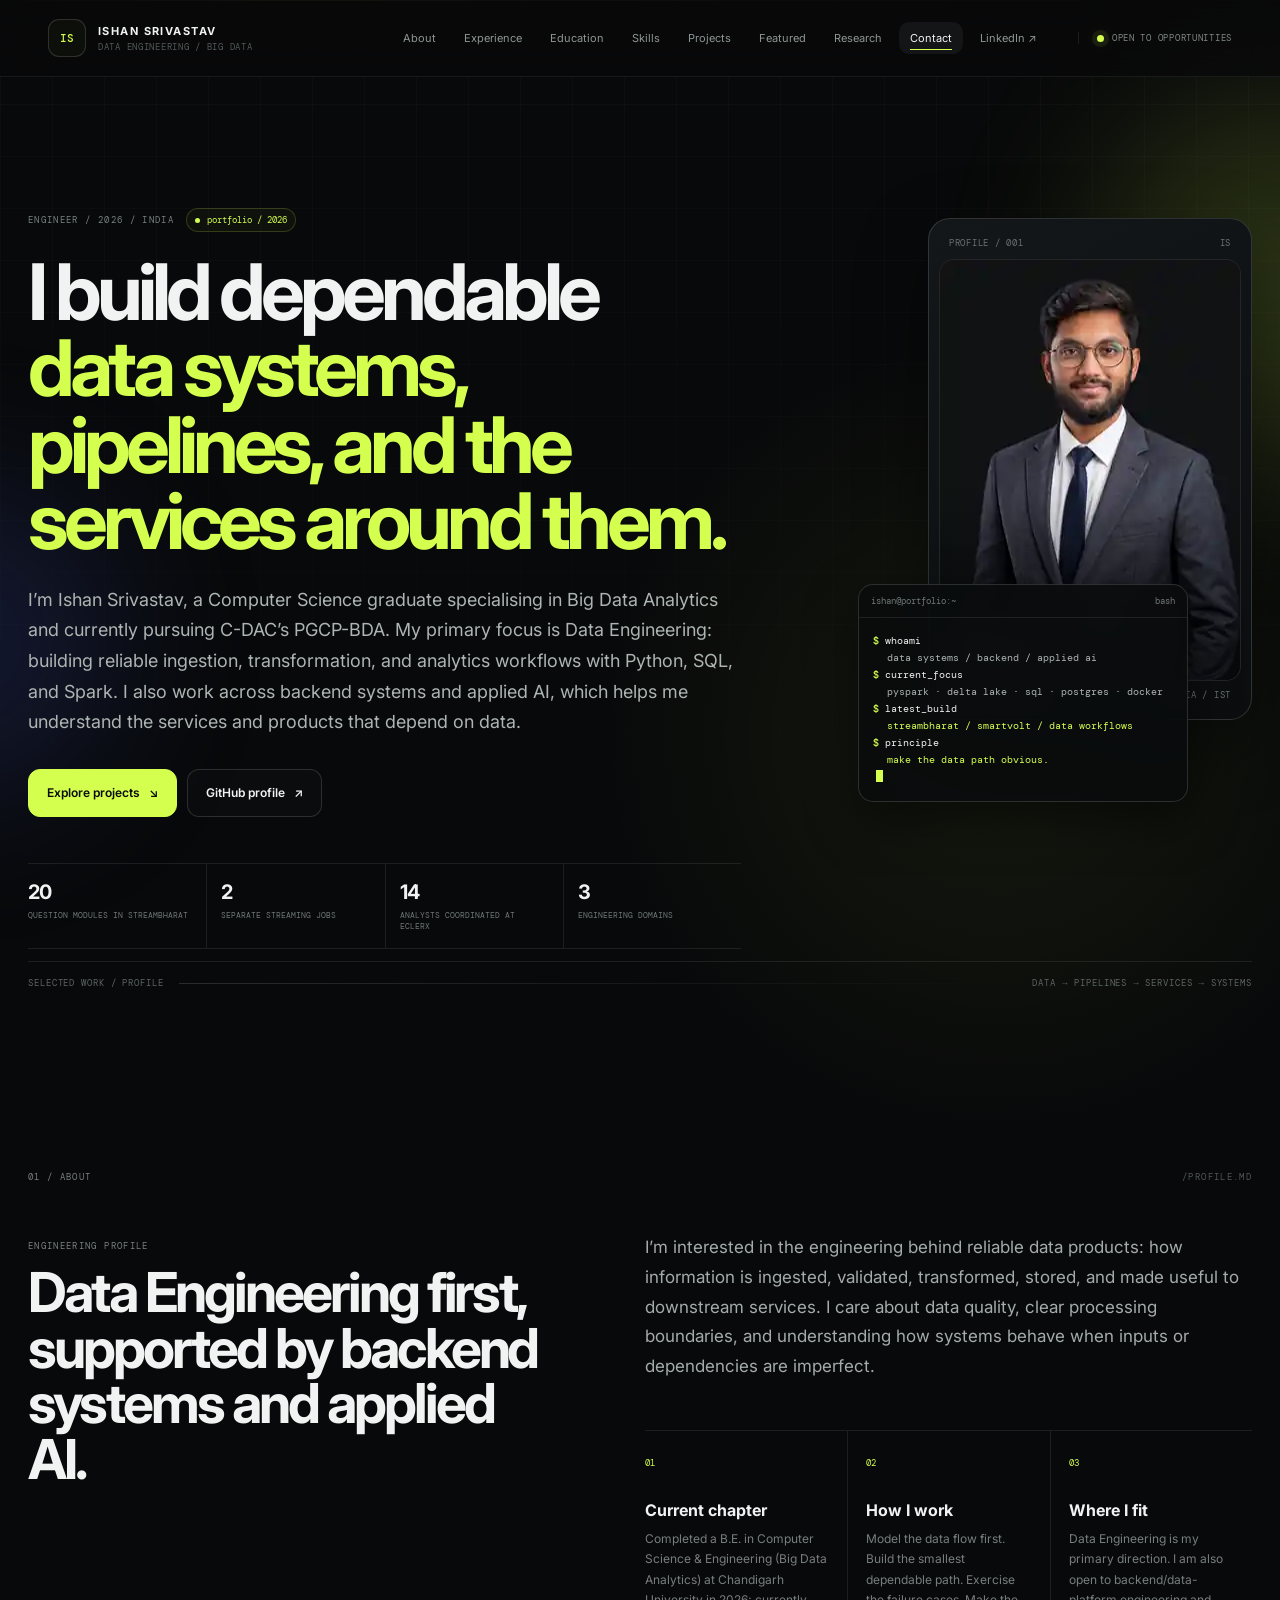
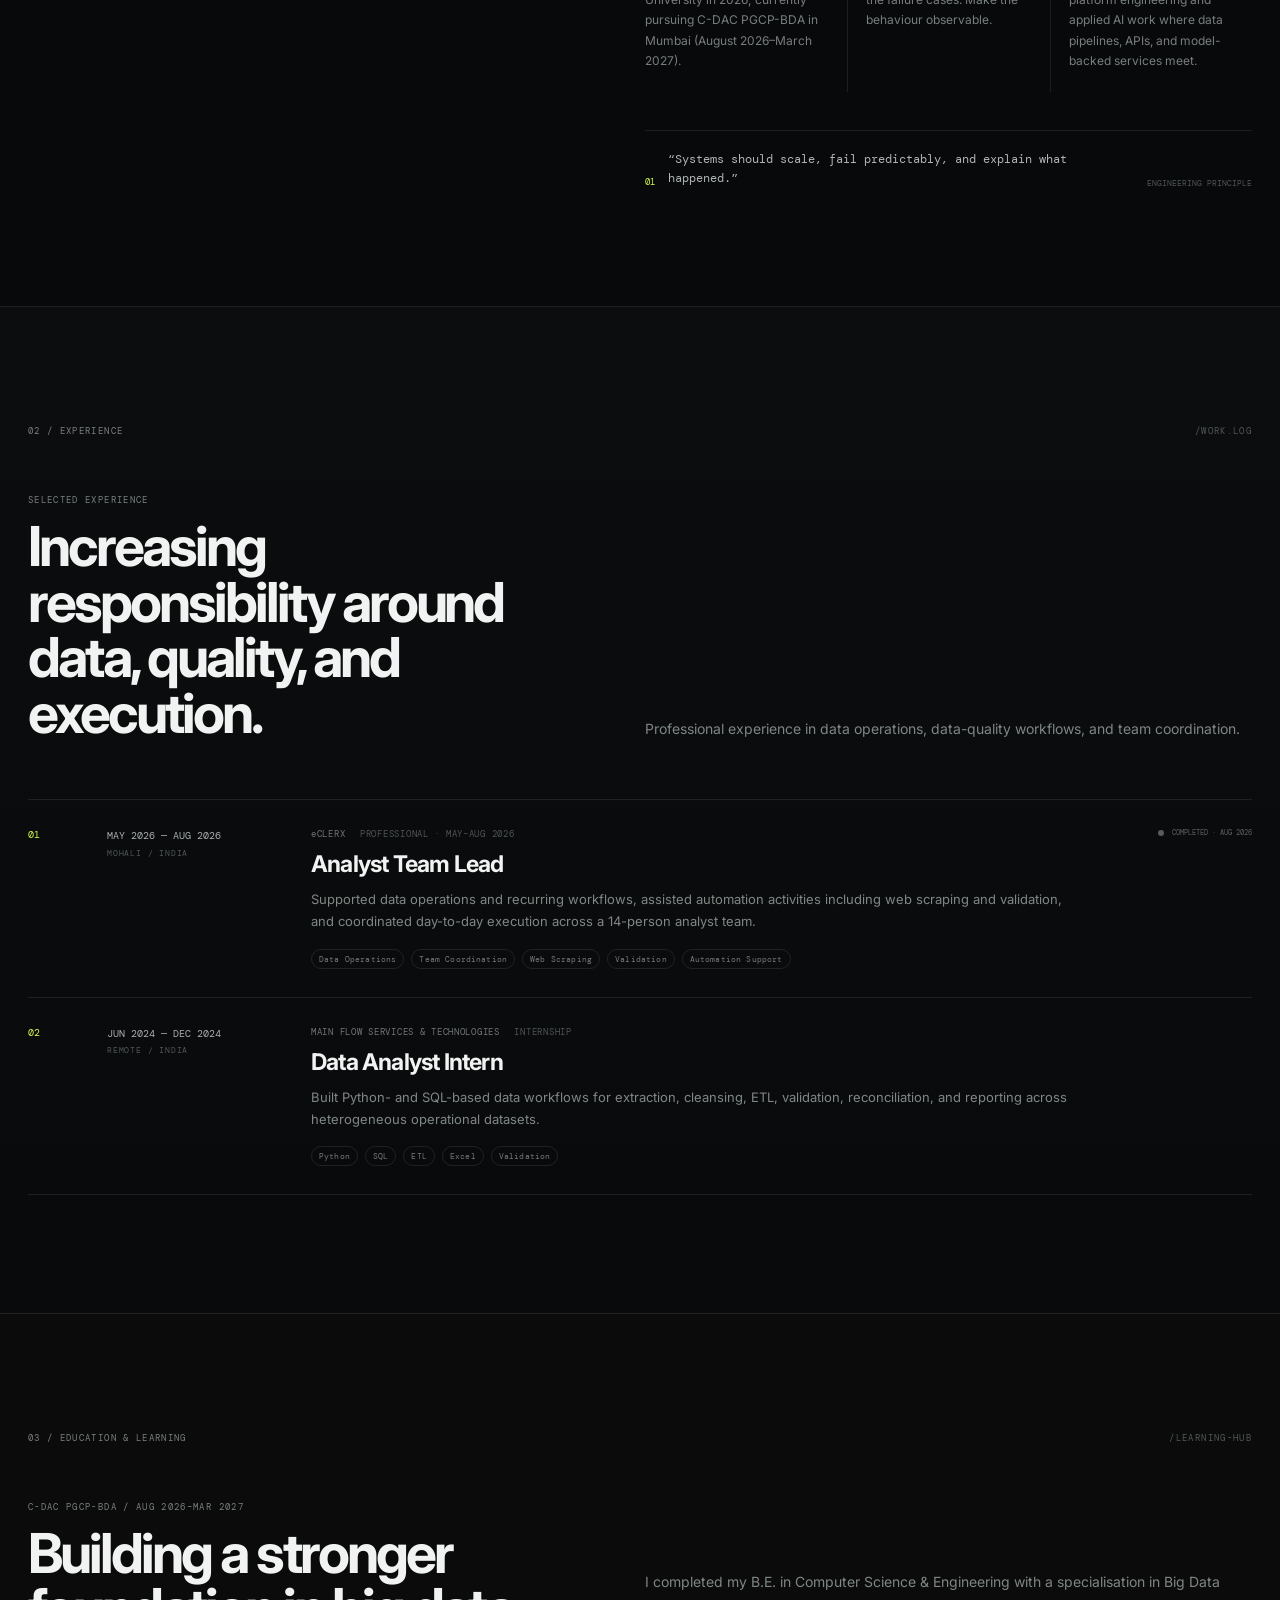
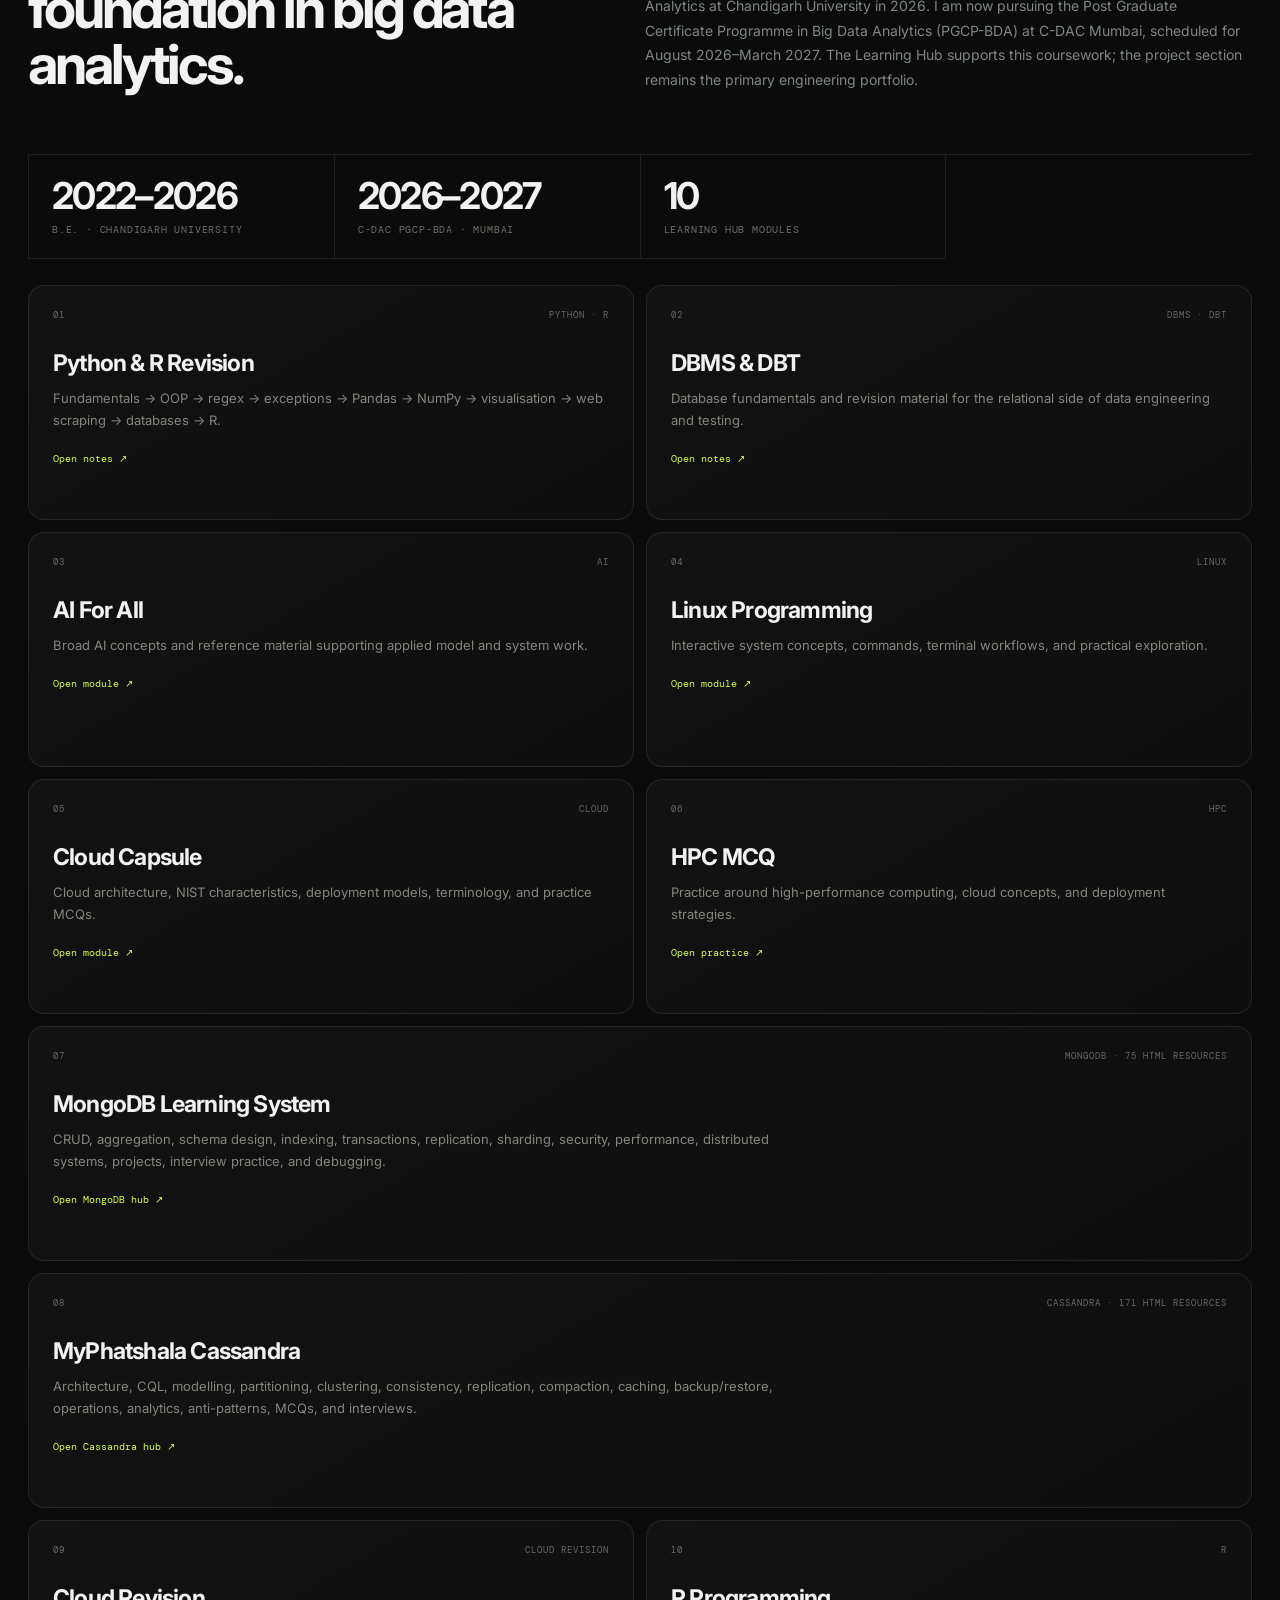
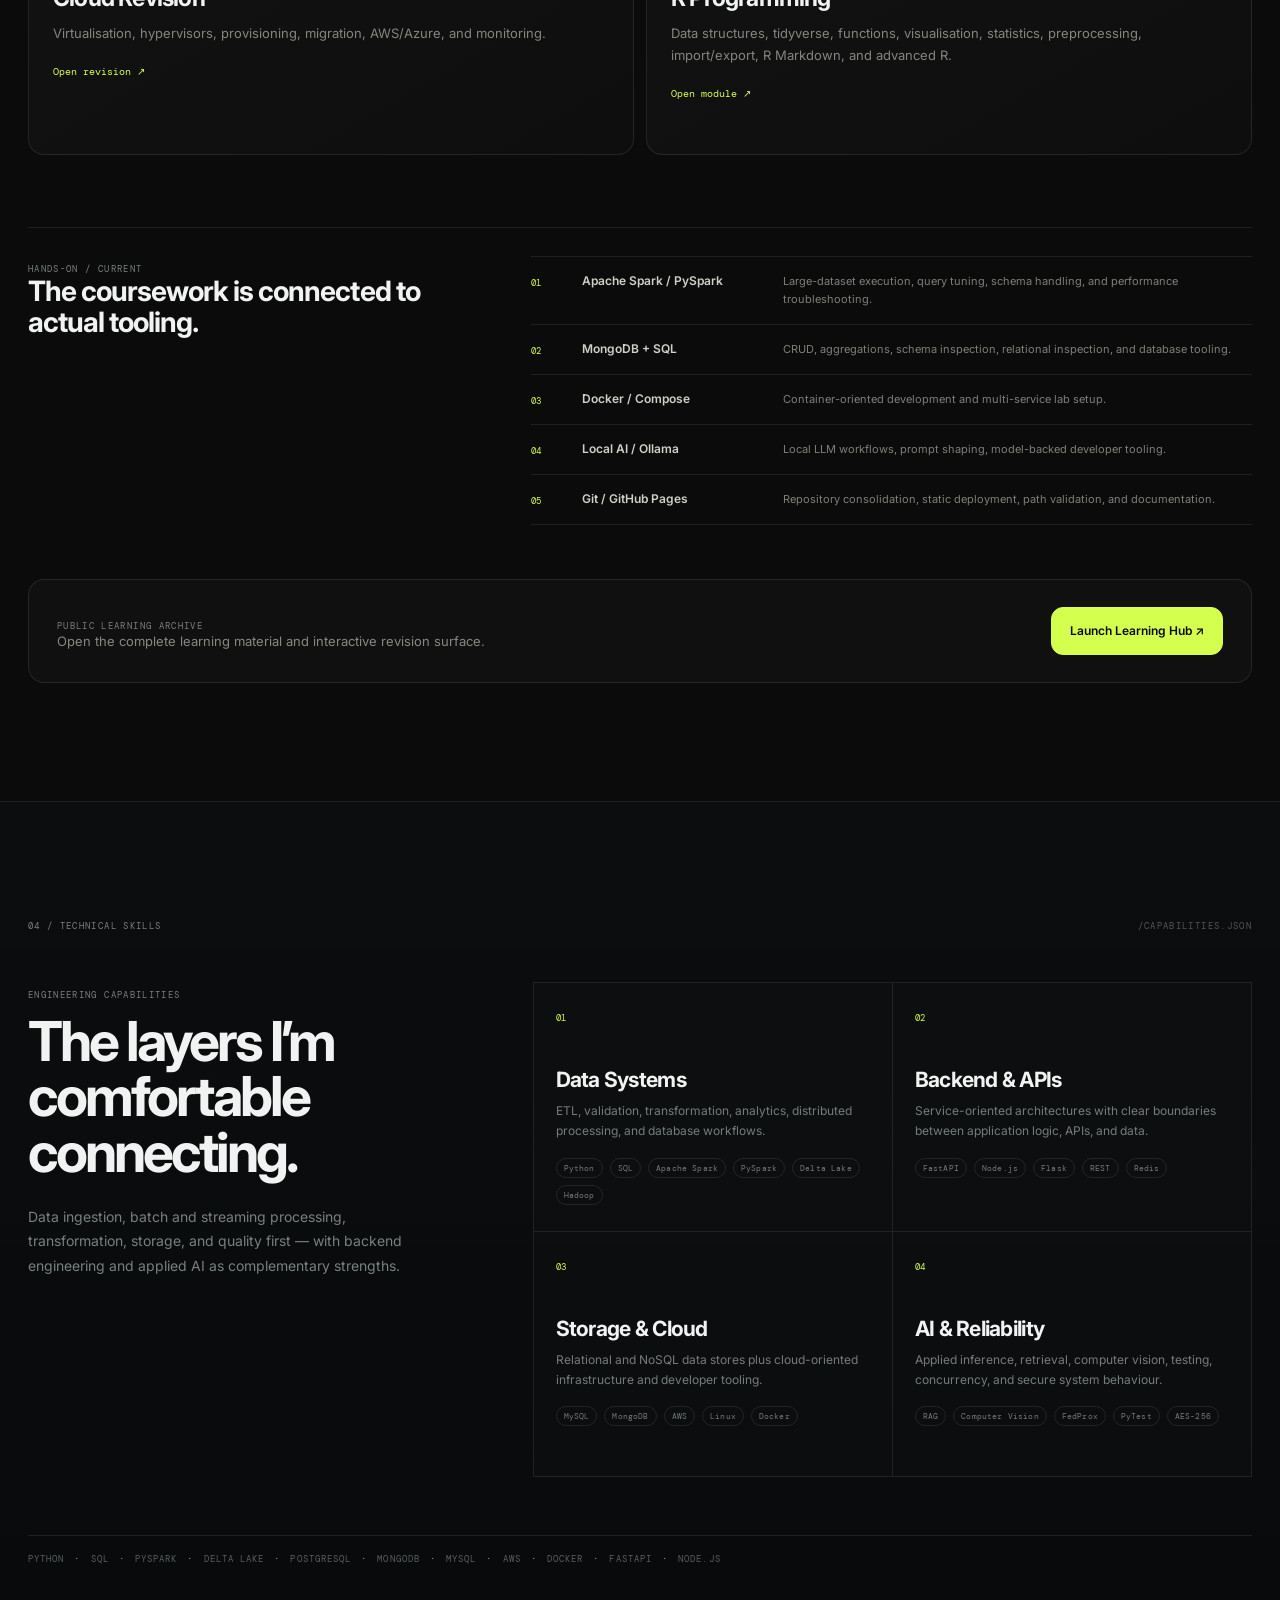
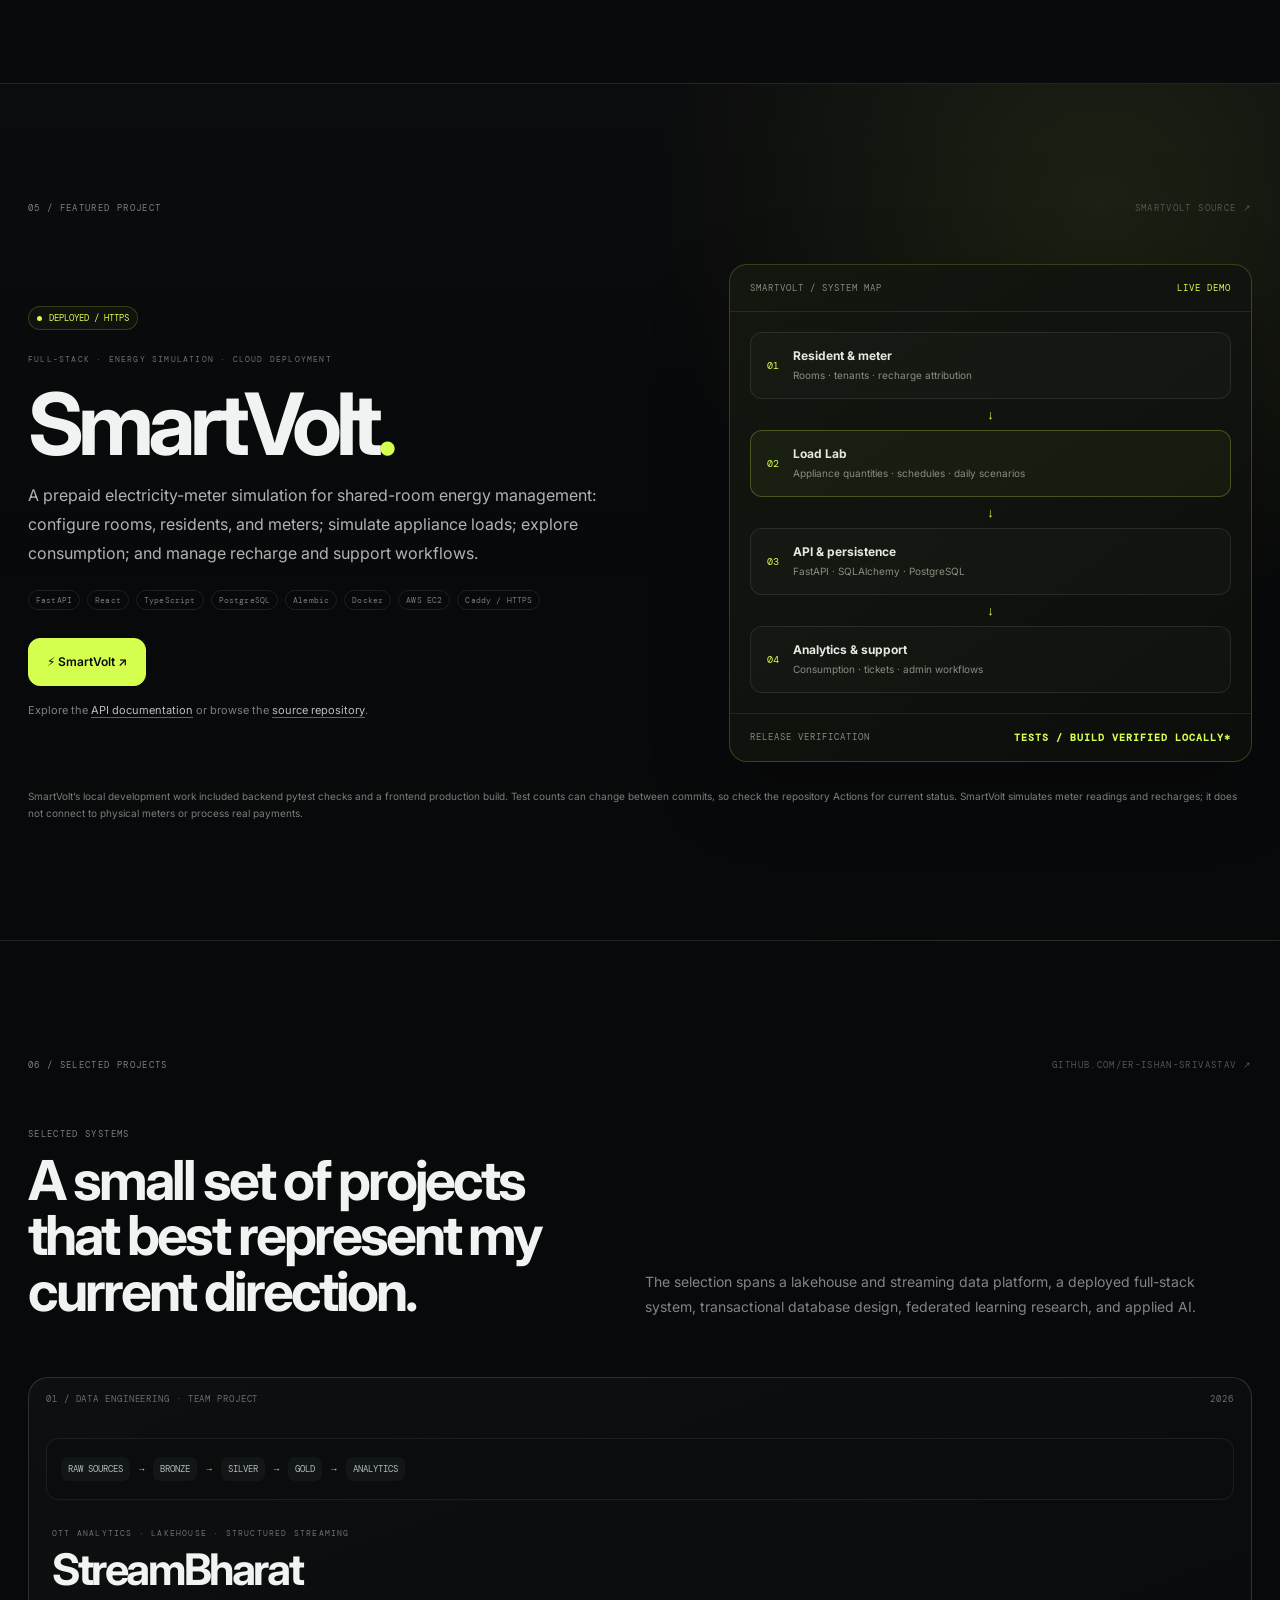
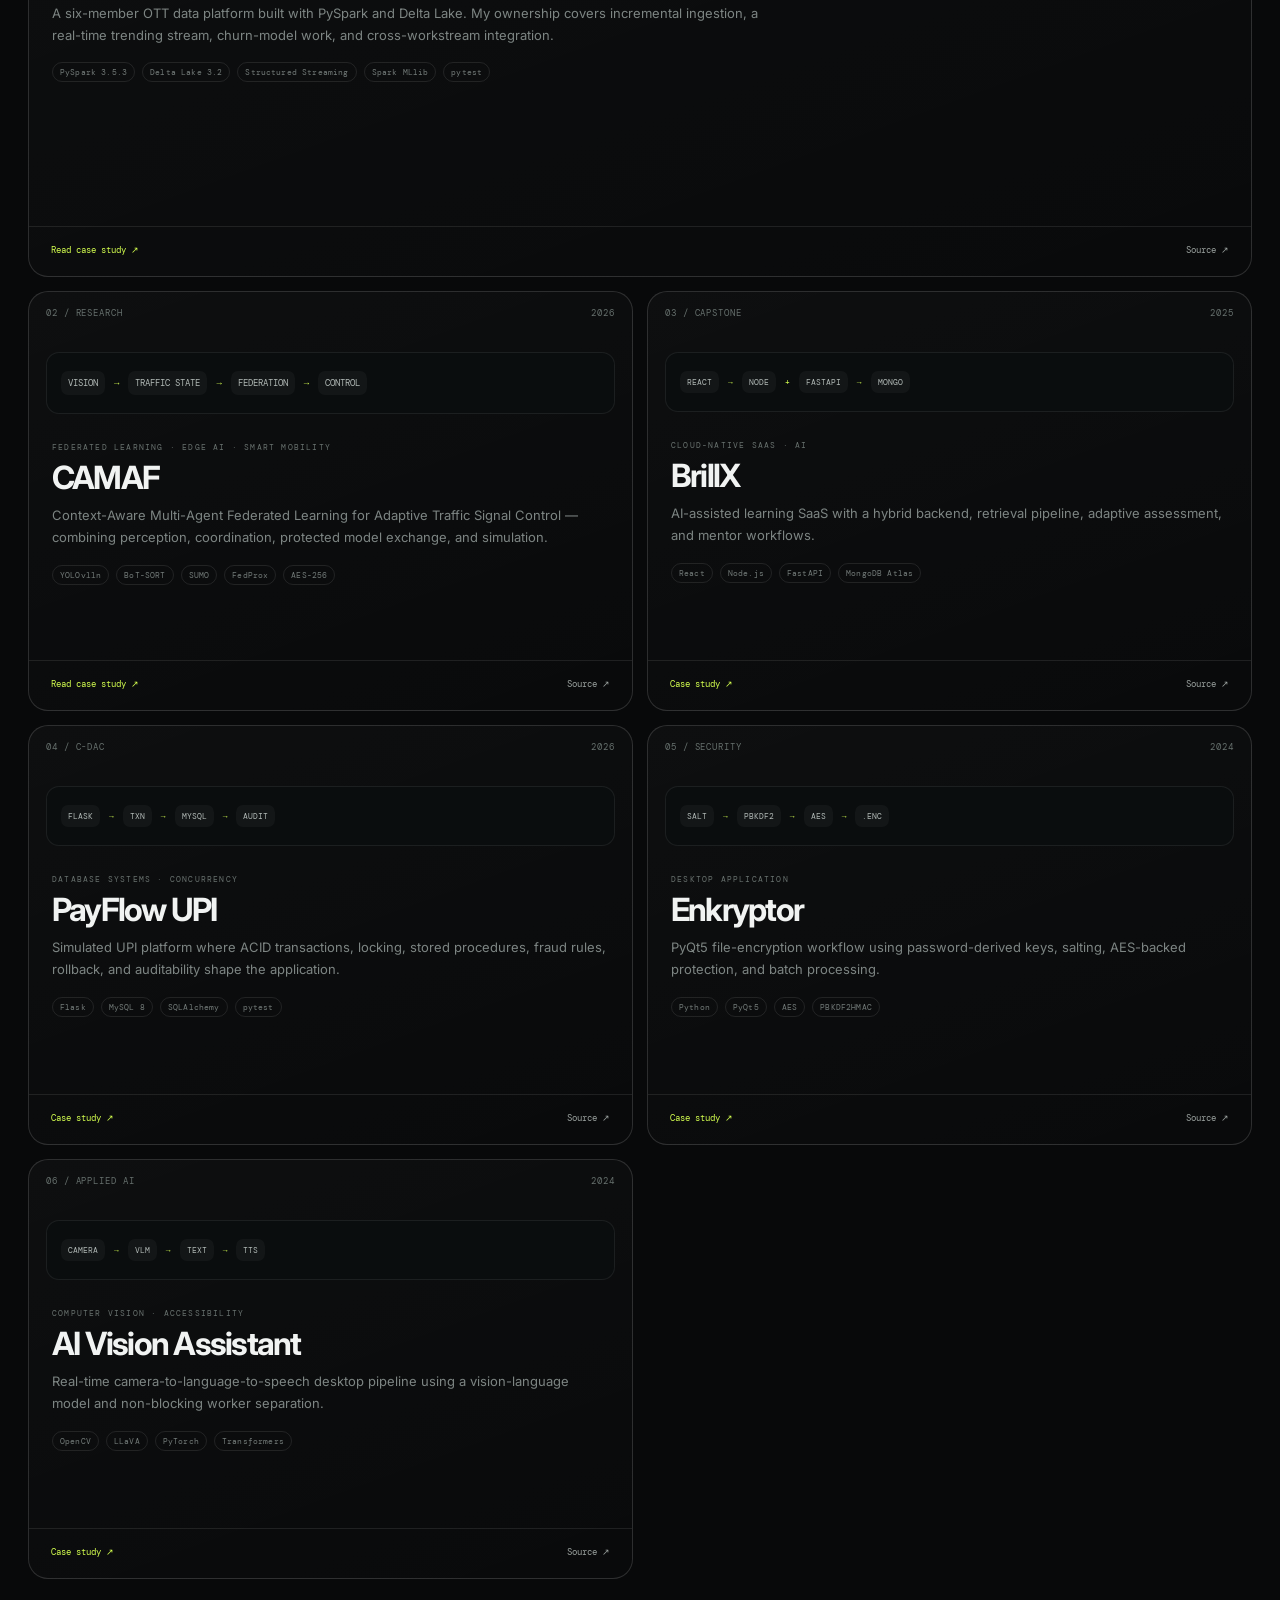
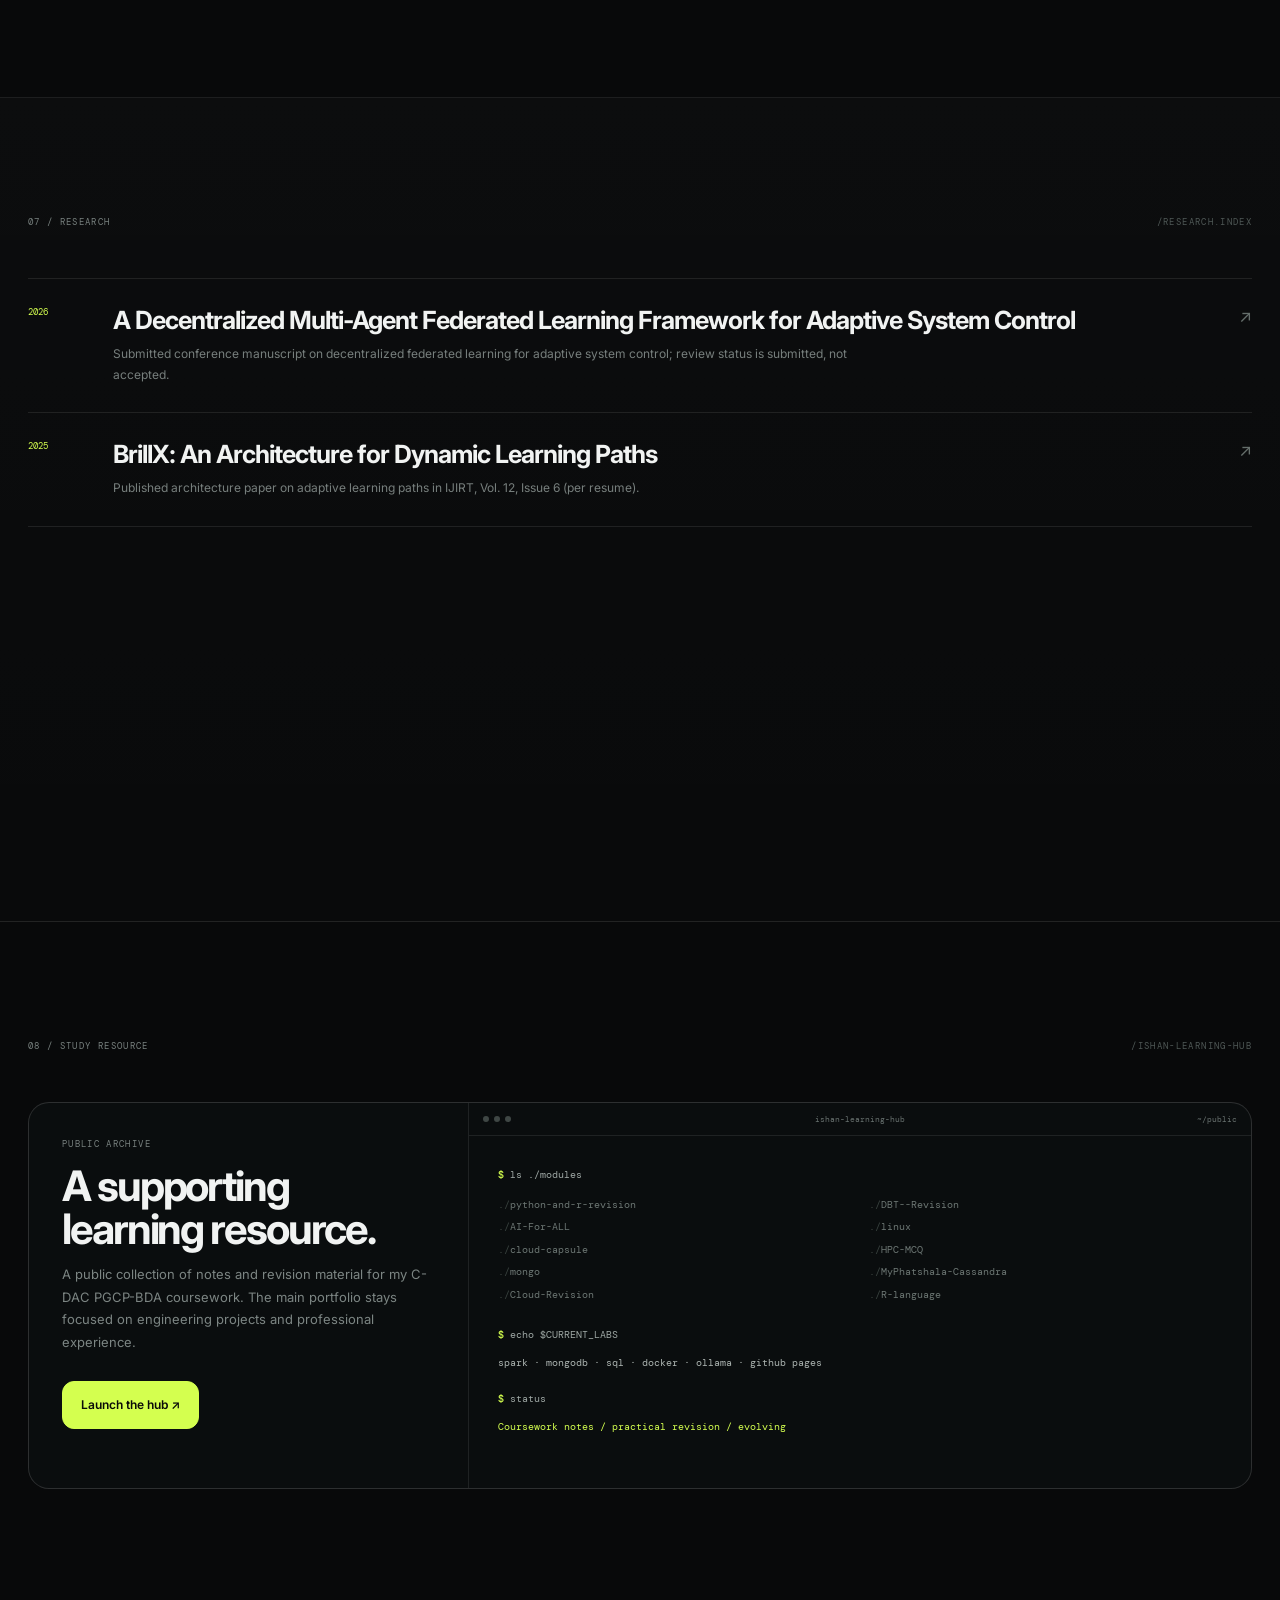
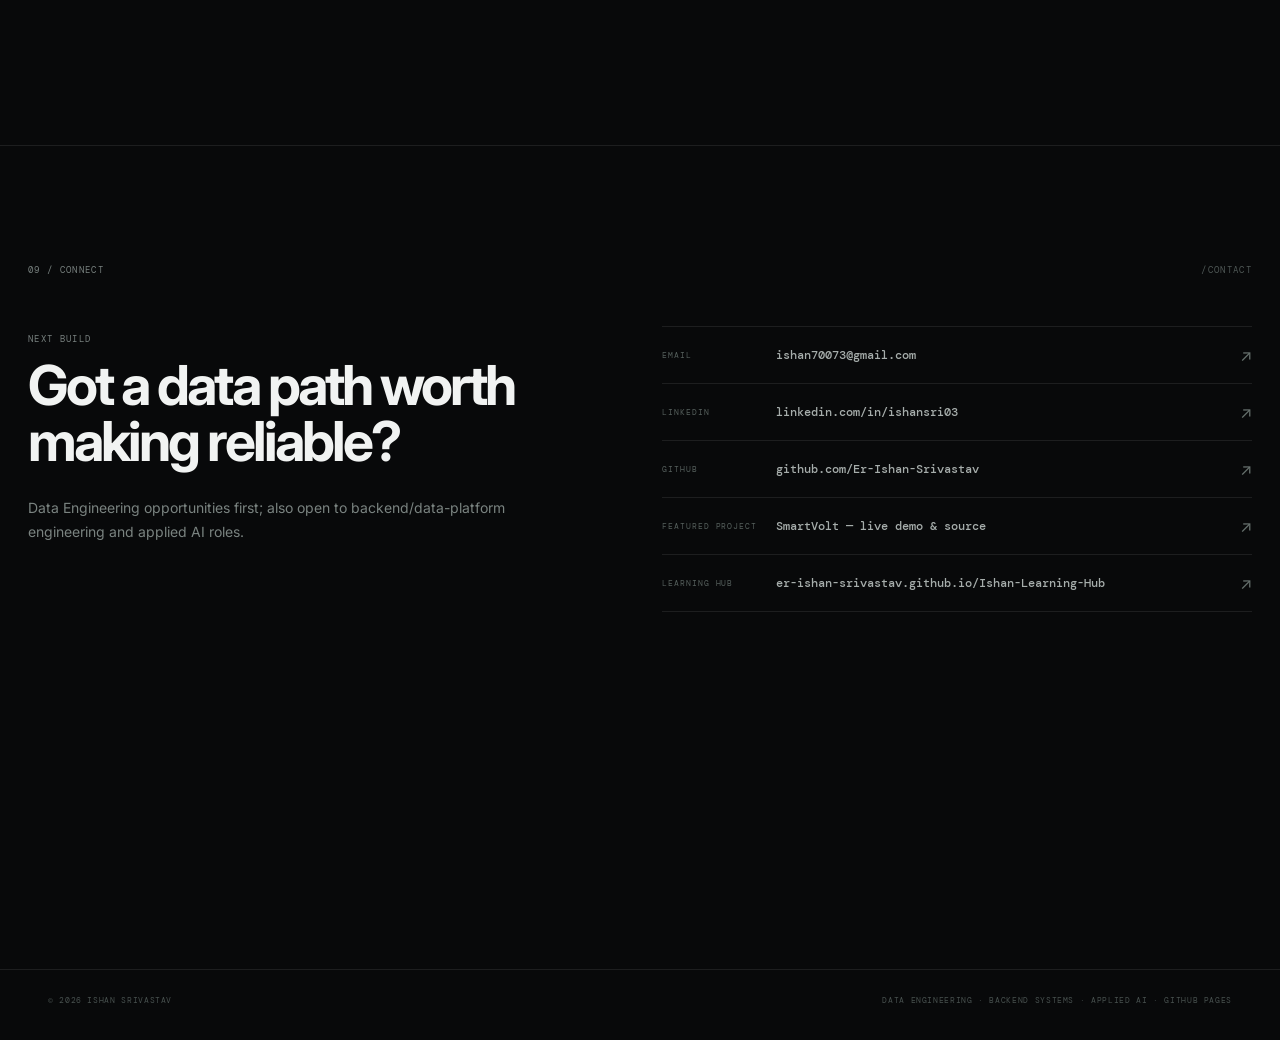
<file: index.html>
<!doctype html>
<html lang="en">
<head>
  <meta charset="utf-8">
  <meta name="viewport" content="width=device-width, initial-scale=1">
  <meta name="description" content="Ishan Srivastav — Data Engineering-focused engineer pursuing C-DAC PGCP-BDA. Building data pipelines, batch and streaming analytics, backend systems, and applied AI projects.">
  <meta property="og:type" content="website">
  <meta property="og:title" content="Ishan Srivastav | Data Engineering & Systems Portfolio">
  <meta property="og:description" content="Data engineering, PySpark, Delta Lake, StreamBharat, SmartVolt, PayFlow UPI, backend systems, and applied AI.">
  <meta property="og:url" content="https://er-ishan-srivastav.github.io/">
  <meta property="og:image" content="https://er-ishan-srivastav.github.io/assets/img/ishan-srivastav.webp">
  <meta name="theme-color" content="#08090a">
  <title>Ishan Srivastav | Data Engineering & Systems Portfolio</title>

  <link rel="preconnect" href="https://fonts.googleapis.com">
  <link rel="preconnect" href="https://fonts.gstatic.com" crossorigin>
  <link href="https://fonts.googleapis.com/css2?family=DM+Mono:wght@400;500&family=Inter:wght@400;500;600;700;800&display=swap" rel="stylesheet">
  <link rel="stylesheet" href="assets/css/styles.css">
  <link rel="stylesheet" href="assets/css/cdac.css">
  <script defer src="assets/js/main.js"></script>
</head>

<body>
  <div class="ambient ambient-a" aria-hidden="true"></div>
  <div class="ambient ambient-b" aria-hidden="true"></div>
  <div class="scroll-line" aria-hidden="true"><span id="scroll-progress"></span></div>

  <div class="site-shell" id="top">
    <header class="topbar">
      <div class="topbar-inner">
        <a class="brand" href="#top" aria-label="Ishan Srivastav home">
          <span class="brand-mark">IS</span>
          <span class="brand-copy">
            <strong>ISHAN SRIVASTAV</strong>
            <small>DATA ENGINEERING / BIG DATA</small>
          </span>
        </a>

        <nav id="site-nav" class="nav" aria-label="Primary navigation">
          <a href="#about">About</a>
          <a href="#experience">Experience</a>
          <a href="#education">Education</a>
          <a href="#stack">Skills</a>
          <a href="#projects">Projects</a>
          <a href="#smartvolt">Featured</a>
          <a href="#research">Research</a>
          <a href="#contact">Contact</a>
          <a href="https://www.linkedin.com/in/ishansri03/" target="_blank" rel="noreferrer">LinkedIn ↗</a>
        </nav>

        <div class="topbar-status">
          <span class="status-dot"></span>
          <span>OPEN TO OPPORTUNITIES</span>
        </div>

        <button class="nav-toggle" type="button" aria-expanded="false" aria-controls="site-nav">
          <span></span><span></span><span></span>
          <span class="sr-only">Toggle navigation</span>
        </button>
      </div>
    </header>

    <main>
      <section class="hero section-pad">
        <div class="hero-grid">
          <div class="hero-copy reveal">
            <div class="eyebrow-row">
              <p class="eyebrow">ENGINEER / 2026 / INDIA</p>
              <span class="live-chip"><i></i> portfolio / 2026</span>
            </div>

            <h1>I build dependable <em>data systems, pipelines, and the services around them.</em></h1>

            <p class="hero-lede">
              I’m Ishan Srivastav, a Computer Science graduate specialising in Big Data Analytics and currently pursuing C-DAC’s PGCP-BDA. My primary focus is Data Engineering: building reliable ingestion, transformation, and analytics workflows with Python, SQL, and Spark. I also work across backend systems and applied AI, which helps me understand the services and products that depend on data.
            </p>

            <div class="hero-actions">
              <a class="button button-solid" href="#projects">Explore projects <span>↘</span></a>
              <a class="button button-ghost" href="https://github.com/Er-Ishan-Srivastav" target="_blank" rel="noreferrer">GitHub profile <span>↗</span></a>
            </div>

            <div class="hero-proof">
              <div><strong>20</strong><span>question modules in StreamBharat</span></div>
              <div><strong>2</strong><span>separate streaming jobs</span></div>
              <div><strong>14</strong><span>analysts coordinated at eClerx</span></div>
              <div><strong>3</strong><span>engineering domains</span></div>
            </div>
          </div>

          <div class="profile-stack reveal reveal-delay">
            <div class="portrait-card">
              <div class="portrait-top">
                <span>PROFILE / 001</span>
                <span>IS</span>
              </div>

              <div class="portrait-frame">
                <img src="assets/img/ishan-srivastav.webp" alt="Portrait of Ishan Srivastav">
                <div class="portrait-gradient"></div>
                <div class="portrait-label">
                  <span>ISHAN.S</span>
                  <small>DATA ENGINEERING</small>
                </div>
              </div>

              <div class="portrait-meta">
                <span>C-DAC / PGCP-BDA</span>
                <span>INDIA / IST</span>
              </div>
            </div>

            <div class="terminal-card">
              <div class="terminal-head">
                <span>ishan@portfolio:~</span>
                <span>bash</span>
              </div>
              <div class="terminal-body">
                <p><b>$</b> whoami</p>
                <p class="terminal-output">data systems / backend / applied ai</p>
                <p><b>$</b> current_focus</p>
                <p class="terminal-output">pyspark · delta lake · sql · postgres · docker</p>
                <p><b>$</b> latest_build</p>
                <p class="terminal-output accent">streambharat / smartvolt / data workflows</p>
                <p><b>$</b> principle</p>
                <p class="terminal-output accent">make the data path obvious.</p>
                <span class="terminal-cursor" aria-hidden="true"></span>
              </div>
            </div>
          </div>
        </div>

        <div class="hero-foot">
          <span>SELECTED WORK / PROFILE</span>
          <span class="hero-foot-line"></span>
          <span>DATA → PIPELINES → SERVICES → SYSTEMS</span>
        </div>
      </section>

      <section id="about" class="section section-pad">
        <div class="section-head reveal">
          <span class="section-label">01 / ABOUT</span>
          <span class="section-code">/profile.md</span>
        </div>

        <div class="about-layout">
          <div class="about-title reveal">
            <span class="micro-label">ENGINEERING PROFILE</span>
            <h2>Data Engineering first, supported by backend systems and applied AI.</h2>
          </div>

          <div class="about-copy reveal reveal-delay">
            <p class="lead-copy">
              I’m interested in the engineering behind reliable data products: how information is ingested, validated, transformed, stored, and made useful to downstream services. I care about data quality, clear processing boundaries, and understanding how systems behave when inputs or dependencies are imperfect.
            </p>

            <div class="about-facts">
              <article>
                <span>01</span>
                <h3>Current chapter</h3>
                <p>Completed a B.E. in Computer Science & Engineering (Big Data Analytics) at Chandigarh University in 2026; currently pursuing C-DAC PGCP-BDA in Mumbai (August 2026–March 2027).</p>
              </article>
              <article>
                <span>02</span>
                <h3>How I work</h3>
                <p>Model the data flow first. Build the smallest dependable path. Exercise the failure cases. Make the behaviour observable.</p>
              </article>
              <article>
                <span>03</span>
                <h3>Where I fit</h3>
                <p>Data Engineering is my primary direction. I am also open to backend/data-platform engineering and applied AI work where data pipelines, APIs, and model-backed services meet.</p>
              </article>
            </div>

            <div class="principle">
              <span class="principle-mark">01</span>
              <p>“Systems should scale, fail predictably, and explain what happened.”</p>
              <span class="principle-tail">engineering principle</span>
            </div>
          </div>
        </div>
      </section>

      <section id="experience" class="section section-pad section-muted">
        <div class="section-head reveal">
          <span class="section-label">02 / EXPERIENCE</span>
          <span class="section-code">/work.log</span>
        </div>

        <div class="section-title-row reveal">
          <div>
            <span class="micro-label">SELECTED EXPERIENCE</span>
            <h2>Increasing responsibility around data, quality, and execution.</h2>
          </div>
          <p>Professional experience in data operations, data-quality workflows, and team coordination.</p>
        </div>

        <div class="experience-list">
          <article class="experience-row reveal">
            <div class="experience-index">01</div>
            <div class="experience-period">MAY 2026 — AUG 2026<br><small>MOHALI / INDIA</small></div>
            <div class="experience-main">
              <div class="experience-company">eCLERX <span>PROFESSIONAL · MAY–AUG 2026</span></div>
              <h3>Analyst Team Lead</h3>
              <p>Supported data operations and recurring workflows, assisted automation activities including web scraping and validation, and coordinated day-to-day execution across a 14-person analyst team.</p>
              <div class="tags"><span>Data Operations</span><span>Team Coordination</span><span>Web Scraping</span><span>Validation</span><span>Automation Support</span></div>
            </div>
            <div class="experience-signal">
              <span class="signal-dot"></span>
              <small>COMPLETED · AUG 2026</small>
            </div>
          </article>

          <article class="experience-row reveal">
            <div class="experience-index">02</div>
            <div class="experience-period">JUN 2024 — DEC 2024<br><small>REMOTE / INDIA</small></div>
            <div class="experience-main">
              <div class="experience-company">MAIN FLOW SERVICES & TECHNOLOGIES <span>INTERNSHIP</span></div>
              <h3>Data Analyst Intern</h3>
              <p>Built Python- and SQL-based data workflows for extraction, cleansing, ETL, validation, reconciliation, and reporting across heterogeneous operational datasets.</p>
              <div class="tags"><span>Python</span><span>SQL</span><span>ETL</span><span>Excel</span><span>Validation</span></div>
            </div>
          </article>

          
        </div>
      </section>

      <section id="education" class="section section-pad cdac-section">
        <div class="section-head reveal">
          <span class="section-label">03 / EDUCATION & LEARNING</span>
          <span class="section-code">/learning-hub</span>
        </div>

        <div class="section-title-row reveal">
          <div>
            <span class="micro-label">C-DAC PGCP-BDA / AUG 2026–MAR 2027</span>
            <h2>Building a stronger foundation in big data analytics.</h2>
          </div>
          <p>I completed my B.E. in Computer Science & Engineering with a specialisation in Big Data Analytics at Chandigarh University in 2026. I am now pursuing the Post Graduate Certificate Programme in Big Data Analytics (PGCP-BDA) at C-DAC Mumbai, scheduled for August 2026–March 2027. The Learning Hub supports this coursework; the project section remains the primary engineering portfolio.</p>
        </div>

        <div class="cdac-metrics reveal">
          <div><strong>2022–2026</strong><span>B.E. · Chandigarh University</span></div>
          <div><strong>2026–2027</strong><span>C-DAC PGCP-BDA · Mumbai</span></div>
          <div><strong>10</strong><span>Learning Hub modules</span></div>
        </div>

        <div class="module-grid">
          <a class="module-card reveal" href="https://er-ishan-srivastav.github.io/Ishan-Learning-Hub/python-and-r-revision-/python_revision%20.html" target="_blank" rel="noreferrer">
            <div class="module-top"><span>01</span><span>PYTHON · R</span></div>
            <h3>Python & R Revision</h3>
            <p>Fundamentals → OOP → regex → exceptions → Pandas → NumPy → visualisation → web scraping → databases → R.</p>
            <span class="module-arrow">Open notes ↗</span>
          </a>

          <a class="module-card reveal" href="https://er-ishan-srivastav.github.io/Ishan-Learning-Hub/DBT--Revision/dbt_revision.html" target="_blank" rel="noreferrer">
            <div class="module-top"><span>02</span><span>DBMS · DBT</span></div>
            <h3>DBMS & DBT</h3>
            <p>Database fundamentals and revision material for the relational side of data engineering and testing.</p>
            <span class="module-arrow">Open notes ↗</span>
          </a>

          <a class="module-card reveal" href="https://er-ishan-srivastav.github.io/Ishan-Learning-Hub/AI-For-ALL/" target="_blank" rel="noreferrer">
            <div class="module-top"><span>03</span><span>AI</span></div>
            <h3>AI For All</h3>
            <p>Broad AI concepts and reference material supporting applied model and system work.</p>
            <span class="module-arrow">Open module ↗</span>
          </a>

          <a class="module-card reveal" href="https://er-ishan-srivastav.github.io/Ishan-Learning-Hub/linux/" target="_blank" rel="noreferrer">
            <div class="module-top"><span>04</span><span>LINUX</span></div>
            <h3>Linux Programming</h3>
            <p>Interactive system concepts, commands, terminal workflows, and practical exploration.</p>
            <span class="module-arrow">Open module ↗</span>
          </a>

          <a class="module-card reveal" href="https://er-ishan-srivastav.github.io/Ishan-Learning-Hub/cloud-capsule/" target="_blank" rel="noreferrer">
            <div class="module-top"><span>05</span><span>CLOUD</span></div>
            <h3>Cloud Capsule</h3>
            <p>Cloud architecture, NIST characteristics, deployment models, terminology, and practice MCQs.</p>
            <span class="module-arrow">Open module ↗</span>
          </a>

          <a class="module-card reveal" href="https://er-ishan-srivastav.github.io/Ishan-Learning-Hub/HPC-MCQ/" target="_blank" rel="noreferrer">
            <div class="module-top"><span>06</span><span>HPC</span></div>
            <h3>HPC MCQ</h3>
            <p>Practice around high-performance computing, cloud concepts, and deployment strategies.</p>
            <span class="module-arrow">Open practice ↗</span>
          </a>

          <a class="module-card module-card-wide reveal" href="https://er-ishan-srivastav.github.io/Ishan-Learning-Hub/mongo/" target="_blank" rel="noreferrer">
            <div class="module-top"><span>07</span><span>MONGODB · 75 HTML RESOURCES</span></div>
            <h3>MongoDB Learning System</h3>
            <p>CRUD, aggregation, schema design, indexing, transactions, replication, sharding, security, performance, distributed systems, projects, interview practice, and debugging.</p>
            <span class="module-arrow">Open MongoDB hub ↗</span>
          </a>

          <a class="module-card module-card-wide reveal" href="https://er-ishan-srivastav.github.io/Ishan-Learning-Hub/MyPhatshala-Cassandra/" target="_blank" rel="noreferrer">
            <div class="module-top"><span>08</span><span>CASSANDRA · 171 HTML RESOURCES</span></div>
            <h3>MyPhatshala Cassandra</h3>
            <p>Architecture, CQL, modelling, partitioning, clustering, consistency, replication, compaction, caching, backup/restore, operations, analytics, anti-patterns, MCQs, and interviews.</p>
            <span class="module-arrow">Open Cassandra hub ↗</span>
          </a>

          <a class="module-card reveal" href="https://er-ishan-srivastav.github.io/Ishan-Learning-Hub/Cloud-Revision/revision.html" target="_blank" rel="noreferrer">
            <div class="module-top"><span>09</span><span>CLOUD REVISION</span></div>
            <h3>Cloud Revision</h3>
            <p>Virtualisation, hypervisors, provisioning, migration, AWS/Azure, and monitoring.</p>
            <span class="module-arrow">Open revision ↗</span>
          </a>

          <a class="module-card reveal" href="https://er-ishan-srivastav.github.io/Ishan-Learning-Hub/R-language/" target="_blank" rel="noreferrer">
            <div class="module-top"><span>10</span><span>R</span></div>
            <h3>R Programming</h3>
            <p>Data structures, tidyverse, functions, visualisation, statistics, preprocessing, import/export, R Markdown, and advanced R.</p>
            <span class="module-arrow">Open module ↗</span>
          </a>
        </div>

        <div class="lab-strip reveal">
          <div>
            <span class="micro-label">HANDS-ON / CURRENT</span>
            <h3>The coursework is connected to actual tooling.</h3>
          </div>
          <div class="lab-list">
            <div><span>01</span><strong>Apache Spark / PySpark</strong><p>Large-dataset execution, query tuning, schema handling, and performance troubleshooting.</p></div>
            <div><span>02</span><strong>MongoDB + SQL</strong><p>CRUD, aggregations, schema inspection, relational inspection, and database tooling.</p></div>
            <div><span>03</span><strong>Docker / Compose</strong><p>Container-oriented development and multi-service lab setup.</p></div>
            <div><span>04</span><strong>Local AI / Ollama</strong><p>Local LLM workflows, prompt shaping, model-backed developer tooling.</p></div>
            <div><span>05</span><strong>Git / GitHub Pages</strong><p>Repository consolidation, static deployment, path validation, and documentation.</p></div>
          </div>
        </div>

        <div class="cdac-cta reveal">
          <div>
            <span class="micro-label">PUBLIC LEARNING ARCHIVE</span>
            <p>Open the complete learning material and interactive revision surface.</p>
          </div>
          <a class="button button-solid" href="https://er-ishan-srivastav.github.io/Ishan-Learning-Hub/" target="_blank" rel="noreferrer">Launch Learning Hub ↗</a>
        </div>
      </section>

      <section id="stack" class="section section-pad section-muted">
        <div class="section-head reveal">
          <span class="section-label">04 / TECHNICAL SKILLS</span>
          <span class="section-code">/capabilities.json</span>
        </div>

        <div class="stack-layout">
          <div class="stack-title reveal">
            <span class="micro-label">ENGINEERING CAPABILITIES</span>
            <h2>The layers I’m comfortable connecting.</h2>
            <p>Data ingestion, batch and streaming processing, transformation, storage, and quality first — with backend engineering and applied AI as complementary strengths.</p>
          </div>

          <div class="stack-matrix">
            <article class="stack-card reveal">
              <span>01</span>
              <h3>Data Systems</h3>
              <p>ETL, validation, transformation, analytics, distributed processing, and database workflows.</p>
              <div class="tags"><span>Python</span><span>SQL</span><span>Apache Spark</span><span>PySpark</span><span>Delta Lake</span><span>Hadoop</span></div>
            </article>
            <article class="stack-card reveal">
              <span>02</span>
              <h3>Backend & APIs</h3>
              <p>Service-oriented architectures with clear boundaries between application logic, APIs, and data.</p>
              <div class="tags"><span>FastAPI</span><span>Node.js</span><span>Flask</span><span>REST</span><span>Redis</span></div>
            </article>
            <article class="stack-card reveal">
              <span>03</span>
              <h3>Storage & Cloud</h3>
              <p>Relational and NoSQL data stores plus cloud-oriented infrastructure and developer tooling.</p>
              <div class="tags"><span>MySQL</span><span>MongoDB</span><span>AWS</span><span>Linux</span><span>Docker</span></div>
            </article>
            <article class="stack-card reveal">
              <span>04</span>
              <h3>AI & Reliability</h3>
              <p>Applied inference, retrieval, computer vision, testing, concurrency, and secure system behaviour.</p>
              <div class="tags"><span>RAG</span><span>Computer Vision</span><span>FedProx</span><span>PyTest</span><span>AES-256</span></div>
            </article>
          </div>
        </div>

        <div class="tech-marquee" aria-label="Technology stack">
          <span>PYTHON</span><i>·</i><span>SQL</span><i>·</i><span>PYSPARK</span><i>·</i><span>DELTA LAKE</span><i>·</i><span>POSTGRESQL</span><i>·</i><span>MONGODB</span><i>·</i><span>MYSQL</span><i>·</i><span>AWS</span><i>·</i><span>DOCKER</span><i>·</i><span>FASTAPI</span><i>·</i><span>NODE.JS</span>
        </div>
      </section>

      <section id="smartvolt" class="section section-pad smartvolt-section">
        <div class="section-head reveal"><span class="section-label">05 / FEATURED PROJECT</span><a class="section-code section-link" href="https://github.com/Er-Ishan-Srivastav/SmartVolt" target="_blank" rel="noreferrer">SmartVolt source ↗</a></div>
        <div class="smartvolt-layout">
          <div class="smartvolt-copy reveal"><span class="live-chip"><i></i> DEPLOYED / HTTPS</span><p class="project-kicker">FULL-STACK · ENERGY SIMULATION · CLOUD DEPLOYMENT</p><h2>SmartVolt<span class="smartvolt-period">.</span></h2>
            <p class="smartvolt-lede">A prepaid electricity-meter simulation for shared-room energy management: configure rooms, residents, and meters; simulate appliance loads; explore consumption; and manage recharge and support workflows.</p>
            <div class="tags"><span>FastAPI</span><span>React</span><span>TypeScript</span><span>PostgreSQL</span><span>Alembic</span><span>Docker</span><span>AWS EC2</span><span>Caddy / HTTPS</span></div>
            <div class="smartvolt-actions"><a class="button button-solid" href="https://smartvolt-demo.duckdns.org/overview" target="_blank" rel="noreferrer">⚡ SmartVolt ↗</a></div>
            <p class="smartvolt-secondary-links">Explore the <a href="https://smartvolt-demo.duckdns.org/docs" target="_blank" rel="noreferrer">API documentation</a> or browse the <a href="https://github.com/Er-Ishan-Srivastav/SmartVolt" target="_blank" rel="noreferrer">source repository</a>.</p>
          </div>
          <div class="smartvolt-panel reveal reveal-delay"><div class="smartvolt-panel-head"><span>SMARTVOLT / SYSTEM MAP</span><span>LIVE DEMO</span></div><div class="smartvolt-flow">
            <div class="smartvolt-flow-node"><span>01</span><div><strong>Resident & meter</strong><small>Rooms · tenants · recharge attribution</small></div></div><div class="smartvolt-flow-connector">↓</div>
            <div class="smartvolt-flow-node smartvolt-flow-accent"><span>02</span><div><strong>Load Lab</strong><small>Appliance quantities · schedules · daily scenarios</small></div></div><div class="smartvolt-flow-connector">↓</div>
            <div class="smartvolt-flow-node"><span>03</span><div><strong>API & persistence</strong><small>FastAPI · SQLAlchemy · PostgreSQL</small></div></div><div class="smartvolt-flow-connector">↓</div>
            <div class="smartvolt-flow-node"><span>04</span><div><strong>Analytics & support</strong><small>Consumption · tickets · admin workflows</small></div></div>
          </div><div class="smartvolt-panel-foot"><span>RELEASE VERIFICATION</span><strong>TESTS / BUILD VERIFIED LOCALLY*</strong></div></div>
        </div>
        <p class="smartvolt-note">SmartVolt’s local development work included backend pytest checks and a frontend production build. Test counts can change between commits, so check the <a href="https://github.com/Er-Ishan-Srivastav/SmartVolt/actions" target="_blank" rel="noreferrer">repository Actions</a> for current status. SmartVolt simulates meter readings and recharges; it does not connect to physical meters or process real payments.</p>
      </section>

      <section id="projects" class="section section-pad">
        <div class="section-head reveal">
          <span class="section-label">06 / SELECTED PROJECTS</span>
          <a class="section-code section-link" href="https://github.com/Er-Ishan-Srivastav" target="_blank" rel="noreferrer">github.com/Er-Ishan-Srivastav ↗</a>
        </div>

        <div class="section-title-row reveal">
          <div>
            <span class="micro-label">SELECTED SYSTEMS</span>
            <h2>A small set of projects that best represent my current direction.</h2>
          </div>
          <p>The selection spans a lakehouse and streaming data platform, a deployed full-stack system, transactional database design, federated learning research, and applied AI.</p>
        </div>

        <div class="project-grid">
          <article class="project-card project-featured reveal">
            <div class="project-card-top"><span>01 / DATA ENGINEERING · TEAM PROJECT</span><span>2026</span></div>
            <div class="project-architecture"><span>RAW SOURCES</span><b>→</b><span>BRONZE</span><b>→</b><span>SILVER</span><b>→</b><span>GOLD</span><b>→</b><span>ANALYTICS</span></div>
            <div class="project-card-body">
              <p class="project-kicker">OTT ANALYTICS · LAKEHOUSE · STRUCTURED STREAMING</p>
              <h3>StreamBharat</h3>
              <p>A six-member OTT data platform built with PySpark and Delta Lake. My ownership covers incremental ingestion, a real-time trending stream, churn-model work, and cross-workstream integration.</p>
              <div class="tags"><span>PySpark 3.5.3</span><span>Delta Lake 3.2</span><span>Structured Streaming</span><span>Spark MLlib</span><span>pytest</span></div>
            </div>
            <div class="project-card-footer"><a href="projects/streambharat.html">Read case study ↗</a><a href="https://github.com/Er-Ishan-Srivastav/StreamBharat" target="_blank" rel="noreferrer">Source ↗</a></div>
          </article>

          <article class="project-card reveal">
            <div class="project-card-top">
              <span>02 / RESEARCH</span>
              <span>2026</span>
            </div>
            <div class="project-architecture">
              <span>VISION</span><b>→</b><span>TRAFFIC STATE</span><b>→</b><span>FEDERATION</span><b>→</b><span>CONTROL</span>
            </div>
            <div class="project-card-body">
              <p class="project-kicker">FEDERATED LEARNING · EDGE AI · SMART MOBILITY</p>
              <h3>CAMAF</h3>
              <p>Context-Aware Multi-Agent Federated Learning for Adaptive Traffic Signal Control — combining perception, coordination, protected model exchange, and simulation.</p>
              <div class="tags"><span>YOLOv11n</span><span>BoT-SORT</span><span>SUMO</span><span>FedProx</span><span>AES-256</span></div>
            </div>
            <div class="project-card-footer"><a href="projects/camaf.html">Read case study ↗</a><a href="https://github.com/Er-Ishan-Srivastav/Adaptive-Traffic-Control-System" target="_blank" rel="noreferrer">Source ↗</a></div>
          </article>

          <article class="project-card reveal">
            <div class="project-card-top"><span>03 / CAPSTONE</span><span>2025</span></div>
            <div class="project-architecture mini"><span>REACT</span><b>→</b><span>NODE</span><b>+</b><span>FASTAPI</span><b>→</b><span>MONGO</span></div>
            <div class="project-card-body">
              <p class="project-kicker">CLOUD-NATIVE SAAS · AI</p>
              <h3>BrillX</h3>
              <p>AI-assisted learning SaaS with a hybrid backend, retrieval pipeline, adaptive assessment, and mentor workflows.</p>
              <div class="tags"><span>React</span><span>Node.js</span><span>FastAPI</span><span>MongoDB Atlas</span></div>
            </div>
            <div class="project-card-footer"><a href="projects/brillx.html">Case study ↗</a><a href="https://github.com/Er-Ishan-Srivastav/BrillX-Saas-Learning-Platform" target="_blank" rel="noreferrer">Source ↗</a></div>
          </article>

          <article class="project-card reveal">
            <div class="project-card-top"><span>04 / C-DAC</span><span>2026</span></div>
            <div class="project-architecture mini"><span>FLASK</span><b>→</b><span>TXN</span><b>→</b><span>MYSQL</span><b>→</b><span>AUDIT</span></div>
            <div class="project-card-body">
              <p class="project-kicker">DATABASE SYSTEMS · CONCURRENCY</p>
              <h3>PayFlow UPI</h3>
              <p>Simulated UPI platform where ACID transactions, locking, stored procedures, fraud rules, rollback, and auditability shape the application.</p>
              <div class="tags"><span>Flask</span><span>MySQL 8</span><span>SQLAlchemy</span><span>pytest</span></div>
            </div>
            <div class="project-card-footer"><a href="projects/payflow.html">Case study ↗</a><a href="https://github.com/Er-Ishan-Srivastav/PayFlow-UPI-Management-System" target="_blank" rel="noreferrer">Source ↗</a></div>
          </article>

          <article class="project-card reveal">
            <div class="project-card-top"><span>05 / SECURITY</span><span>2024</span></div>
            <div class="project-architecture mini"><span>SALT</span><b>→</b><span>PBKDF2</span><b>→</b><span>AES</span><b>→</b><span>.ENC</span></div>
            <div class="project-card-body">
              <p class="project-kicker">DESKTOP APPLICATION</p>
              <h3>Enkryptor</h3>
              <p>PyQt5 file-encryption workflow using password-derived keys, salting, AES-backed protection, and batch processing.</p>
              <div class="tags"><span>Python</span><span>PyQt5</span><span>AES</span><span>PBKDF2HMAC</span></div>
            </div>
            <div class="project-card-footer"><a href="projects/enkryptor.html">Case study ↗</a><a href="https://github.com/Er-Ishan-Srivastav/EncryptionDecryptionTool" target="_blank" rel="noreferrer">Source ↗</a></div>
          </article>

          <article class="project-card reveal">
            <div class="project-card-top"><span>06 / APPLIED AI</span><span>2024</span></div>
            <div class="project-architecture mini"><span>CAMERA</span><b>→</b><span>VLM</span><b>→</b><span>TEXT</span><b>→</b><span>TTS</span></div>
            <div class="project-card-body">
              <p class="project-kicker">COMPUTER VISION · ACCESSIBILITY</p>
              <h3>AI Vision Assistant</h3>
              <p>Real-time camera-to-language-to-speech desktop pipeline using a vision-language model and non-blocking worker separation.</p>
              <div class="tags"><span>OpenCV</span><span>LLaVA</span><span>PyTorch</span><span>Transformers</span></div>
            </div>
            <div class="project-card-footer"><a href="projects/vision-assistant.html">Case study ↗</a><a href="https://github.com/Er-Ishan-Srivastav/Ai-Identifier" target="_blank" rel="noreferrer">Source ↗</a></div>
          </article>
        </div>
      </section>

      <section id="research" class="section section-pad section-muted">
        <div class="section-head reveal">
          <span class="section-label">07 / RESEARCH</span>
          <span class="section-code">/research.index</span>
        </div>

        <div class="research-list">
          <article class="research-row reveal">
            <span>2026</span>
            <div><h3>A Decentralized Multi-Agent Federated Learning Framework for Adaptive System Control</h3><p>Submitted conference manuscript on decentralized federated learning for adaptive system control; review status is submitted, not accepted.</p></div>
            <span class="research-arrow">↗</span>
          </article>
          <article class="research-row reveal">
            <span>2025</span>
            <div><h3>BrillX: An Architecture for Dynamic Learning Paths</h3><p>Published architecture paper on adaptive learning paths in IJIRT, Vol. 12, Issue 6 (per resume).</p></div>
            <span class="research-arrow">↗</span>
          </article>
        </div>
      </section>

      <section id="learning" class="section section-pad">
        <div class="section-head reveal">
          <span class="section-label">08 / STUDY RESOURCE</span>
          <span class="section-code">/ishan-learning-hub</span>
        </div>

        <div class="learning-console reveal">
          <div class="console-sidebar">
            <span class="micro-label">PUBLIC ARCHIVE</span>
            <h2>A supporting learning resource.</h2>
            <p>A public collection of notes and revision material for my C-DAC PGCP-BDA coursework. The main portfolio stays focused on engineering projects and professional experience.</p>
            <a class="button button-solid" href="https://er-ishan-srivastav.github.io/Ishan-Learning-Hub/" target="_blank" rel="noreferrer">Launch the hub ↗</a>
          </div>

          <div class="console-window">
            <div class="console-bar"><span><i></i><i></i><i></i></span><span>ishan-learning-hub</span><span>~/public</span></div>
            <div class="console-content">
              <p class="console-command"><b>$</b> ls ./modules</p>
              <div class="console-grid">
                <span>python-and-r-revision</span><span>DBT--Revision</span><span>AI-For-ALL</span><span>linux</span><span>cloud-capsule</span><span>HPC-MCQ</span><span>mongo</span><span>MyPhatshala-Cassandra</span><span>Cloud-Revision</span><span>R-language</span>
              </div>
              <p class="console-command"><b>$</b> echo $CURRENT_LABS</p>
              <p class="console-output">spark · mongodb · sql · docker · ollama · github pages</p>
              <p class="console-command"><b>$</b> status</p>
              <p class="console-output accent">Coursework notes / practical revision / evolving</p>
            </div>
          </div>
        </div>
      </section>

      <section id="contact" class="section section-pad contact-section">
        <div class="section-head reveal">
          <span class="section-label">09 / CONNECT</span>
          <span class="section-code">/contact</span>
        </div>

        <div class="contact-layout reveal">
          <div>
            <span class="micro-label">NEXT BUILD</span>
            <h2>Got a data path worth making reliable?</h2>
            <p>Data Engineering opportunities first; also open to backend/data-platform engineering and applied AI roles.</p>
          </div>

          <div class="contact-stack">
            <a href="mailto:ishan70073@gmail.com"><span>EMAIL</span><strong>ishan70073@gmail.com</strong><b>↗</b></a>
            <a href="https://www.linkedin.com/in/ishansri03/" target="_blank" rel="noreferrer"><span>LINKEDIN</span><strong>linkedin.com/in/ishansri03</strong><b>↗</b></a>
            <a href="https://github.com/Er-Ishan-Srivastav" target="_blank" rel="noreferrer"><span>GITHUB</span><strong>github.com/Er-Ishan-Srivastav</strong><b>↗</b></a>
            <a href="https://github.com/Er-Ishan-Srivastav/SmartVolt" target="_blank" rel="noreferrer"><span>FEATURED PROJECT</span><strong>SmartVolt — live demo & source</strong><b>↗</b></a>
            <a href="https://er-ishan-srivastav.github.io/Ishan-Learning-Hub/" target="_blank" rel="noreferrer"><span>LEARNING HUB</span><strong>er-ishan-srivastav.github.io/Ishan-Learning-Hub</strong><b>↗</b></a>
          </div>
        </div>
      </section>
    </main>

    <footer class="footer">
      <span>© <span id="year"></span> ISHAN SRIVASTAV</span>
      <span>DATA ENGINEERING · BACKEND SYSTEMS · APPLIED AI · GITHUB PAGES</span>
    </footer>
  </div>
</body>
</html>
</file>
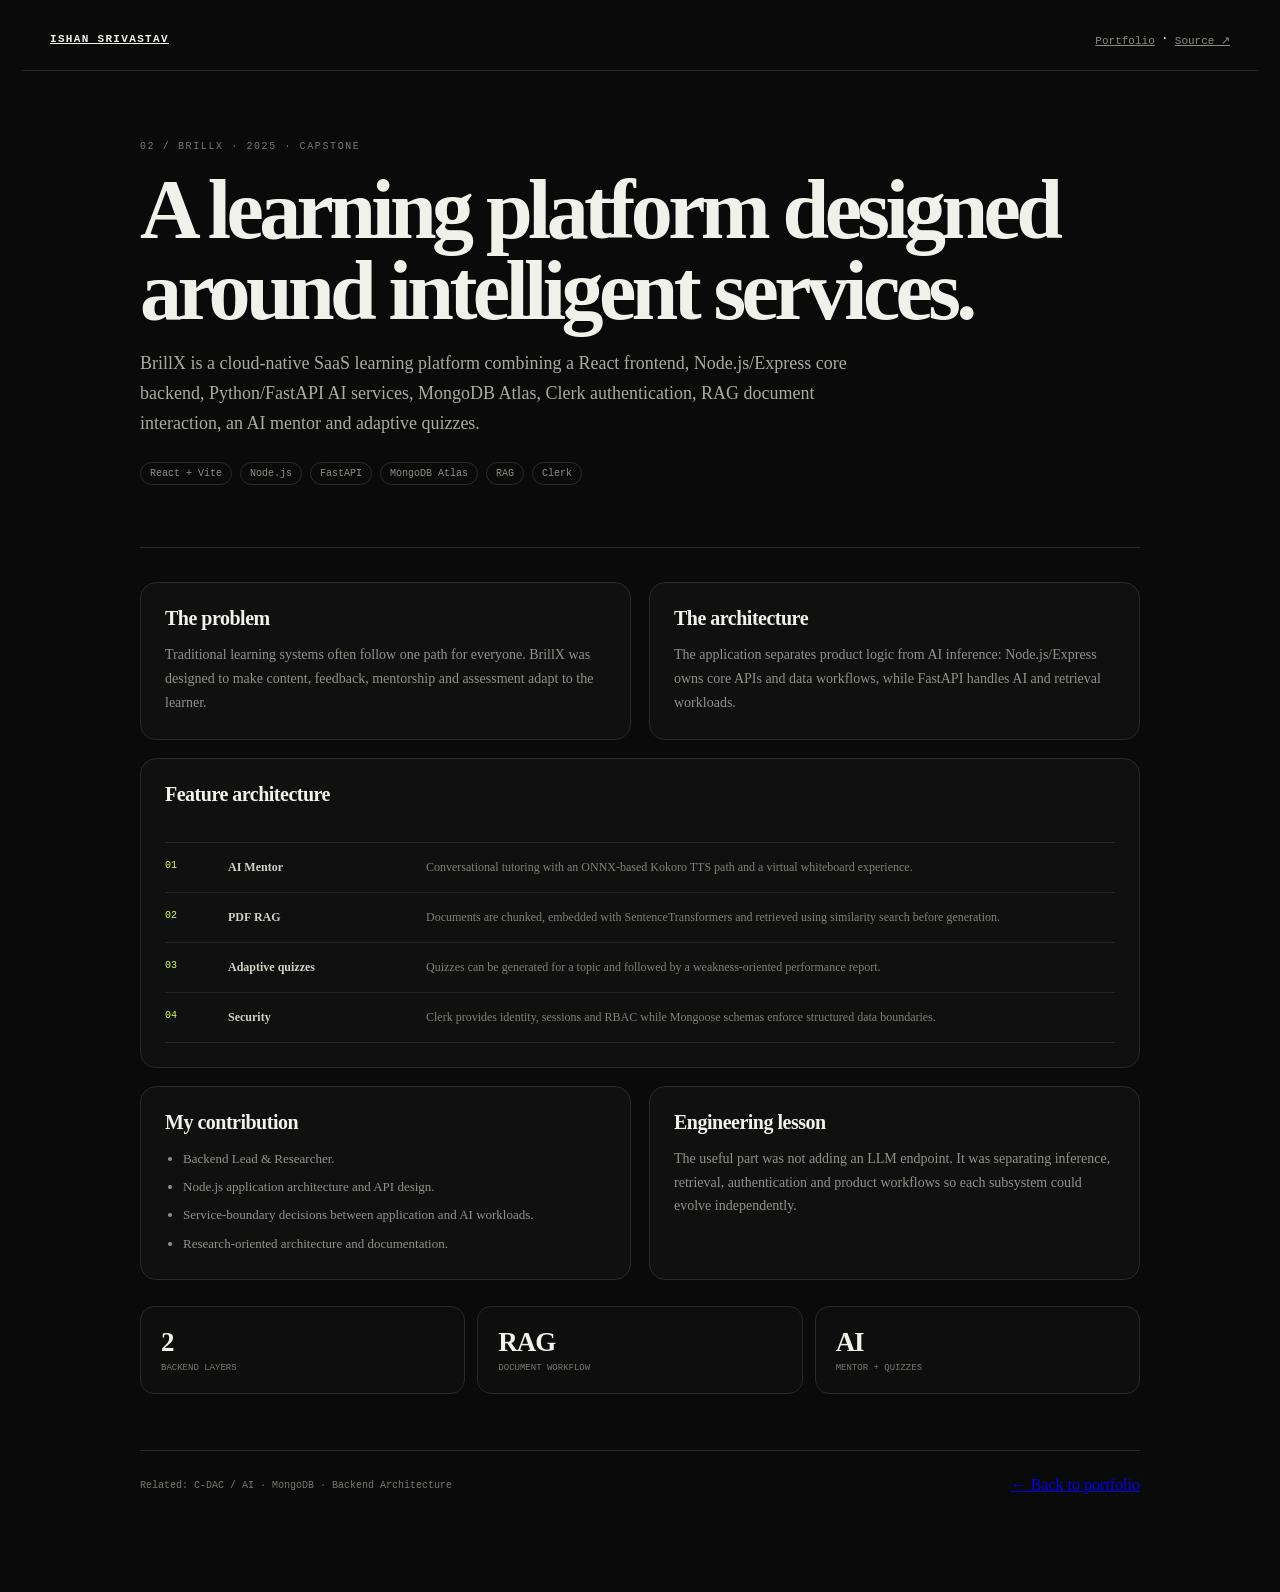
<file: projects/brillx.html>
<!doctype html><html lang="en"><head><meta charset="utf-8"><meta name="viewport" content="width=device-width,initial-scale=1"><meta name="description" content="BrillX — AI Learning SaaS case study by Ishan Srivastav."><title>BrillX — Ishan Srivastav</title><link rel="stylesheet" href="../assets/css/project.css"></head><body class="project-page">
<header class="project-nav"><a class="project-brand" href="../">ISHAN SRIVASTAV</a><div><a href="../">Portfolio</a>&nbsp;&nbsp;·&nbsp;&nbsp;<a href="https://github.com/Er-Ishan-Srivastav/BrillX-Saas-Learning-Platform" target="_blank" rel="noreferrer">Source ↗</a></div></header>
<main class="project-wrap">
<section class="project-hero"><div class="project-eyebrow">02 / BRILLX · 2025 · CAPSTONE</div><h1 class="project-title">A learning platform designed around intelligent services.</h1><p class="project-subtitle">BrillX is a cloud-native SaaS learning platform combining a React frontend, Node.js/Express core backend, Python/FastAPI AI services, MongoDB Atlas, Clerk authentication, RAG document interaction, an AI mentor and adaptive quizzes.</p><div class="project-meta"><span>React + Vite</span><span>Node.js</span><span>FastAPI</span><span>MongoDB Atlas</span><span>RAG</span><span>Clerk</span></div></section>
<div class="project-grid">
<article class="project-block"><h2>The problem</h2><p>Traditional learning systems often follow one path for everyone. BrillX was designed to make content, feedback, mentorship and assessment adapt to the learner.</p></article>
<article class="project-block"><h2>The architecture</h2><p>The application separates product logic from AI inference: Node.js/Express owns core APIs and data workflows, while FastAPI handles AI and retrieval workloads.</p></article>
<article class="project-block project-full"><h2>Feature architecture</h2><div class="project-flow"><div class="flow-row"><span class="flow-num">01</span><span class="flow-label">AI Mentor</span><span class="flow-desc">Conversational tutoring with an ONNX-based Kokoro TTS path and a virtual whiteboard experience.</span></div><div class="flow-row"><span class="flow-num">02</span><span class="flow-label">PDF RAG</span><span class="flow-desc">Documents are chunked, embedded with SentenceTransformers and retrieved using similarity search before generation.</span></div><div class="flow-row"><span class="flow-num">03</span><span class="flow-label">Adaptive quizzes</span><span class="flow-desc">Quizzes can be generated for a topic and followed by a weakness-oriented performance report.</span></div><div class="flow-row"><span class="flow-num">04</span><span class="flow-label">Security</span><span class="flow-desc">Clerk provides identity, sessions and RBAC while Mongoose schemas enforce structured data boundaries.</span></div></div></article>
<article class="project-block"><h2>My contribution</h2><ul><li>Backend Lead & Researcher.</li><li>Node.js application architecture and API design.</li><li>Service-boundary decisions between application and AI workloads.</li><li>Research-oriented architecture and documentation.</li></ul></article>
<article class="project-block"><h2>Engineering lesson</h2><p>The useful part was not adding an LLM endpoint. It was separating inference, retrieval, authentication and product workflows so each subsystem could evolve independently.</p></article>
</div>
<div class="project-evidence"><div class="evidence"><strong>2</strong><span>backend layers</span></div><div class="evidence"><strong>RAG</strong><span>document workflow</span></div><div class="evidence"><strong>AI</strong><span>mentor + quizzes</span></div></div>
<div class="project-footer"><p>Related: C-DAC / AI · MongoDB · Backend Architecture</p><a href="../">← Back to portfolio</a></div>
</main></body></html>
</file>
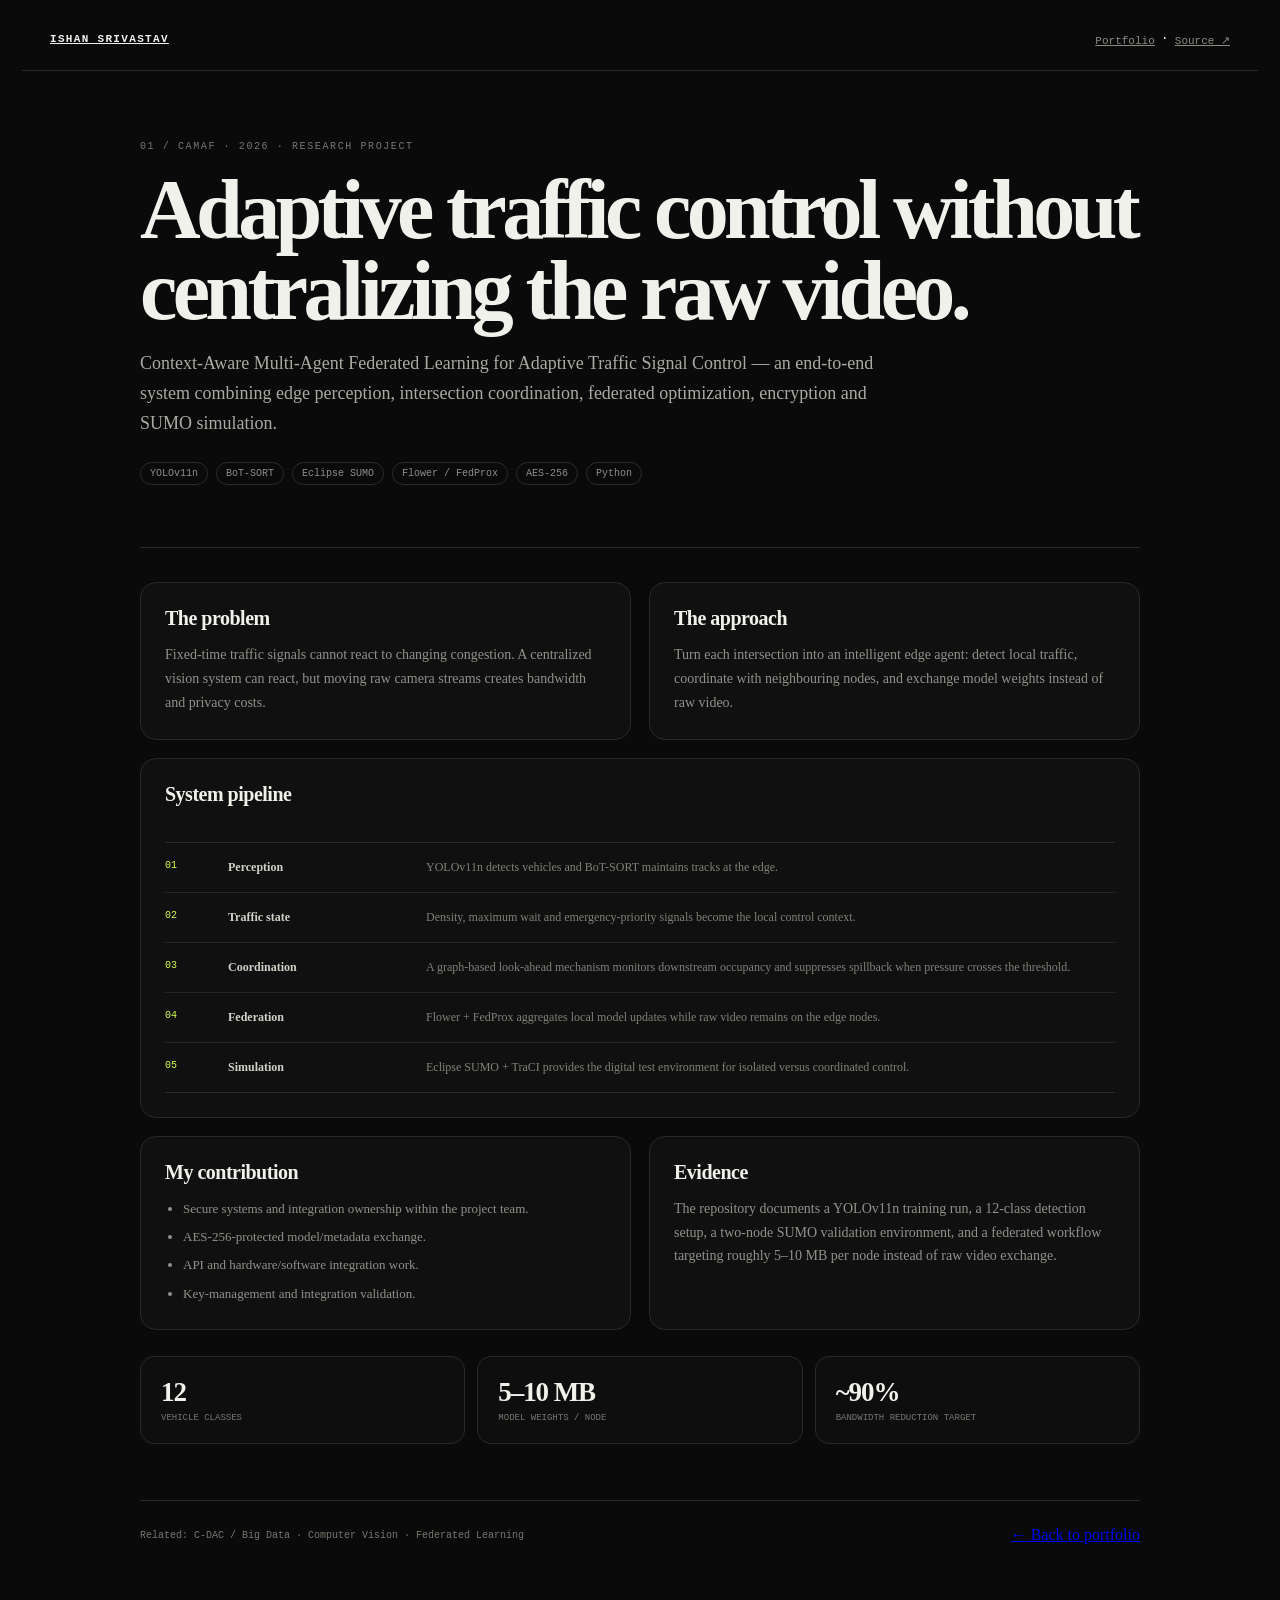
<file: projects/camaf.html>
<!doctype html><html lang="en"><head><meta charset="utf-8"><meta name="viewport" content="width=device-width,initial-scale=1"><meta name="description" content="CAMAF — Adaptive Traffic Control case study by Ishan Srivastav."><title>CAMAF — Ishan Srivastav</title><link rel="stylesheet" href="../assets/css/project.css"></head><body class="project-page">
<header class="project-nav"><a class="project-brand" href="../">ISHAN SRIVASTAV</a><div><a href="../">Portfolio</a>&nbsp;&nbsp;·&nbsp;&nbsp;<a href="https://github.com/Er-Ishan-Srivastav/Adaptive-Traffic-Control-System" target="_blank" rel="noreferrer">Source ↗</a></div></header>
<main class="project-wrap">
<section class="project-hero"><div class="project-eyebrow">01 / CAMAF · 2026 · RESEARCH PROJECT</div><h1 class="project-title">Adaptive traffic control without centralizing the raw video.</h1><p class="project-subtitle">Context-Aware Multi-Agent Federated Learning for Adaptive Traffic Signal Control — an end-to-end system combining edge perception, intersection coordination, federated optimization, encryption and SUMO simulation.</p><div class="project-meta"><span>YOLOv11n</span><span>BoT-SORT</span><span>Eclipse SUMO</span><span>Flower / FedProx</span><span>AES-256</span><span>Python</span></div></section>
<div class="project-grid">
<article class="project-block"><h2>The problem</h2><p>Fixed-time traffic signals cannot react to changing congestion. A centralized vision system can react, but moving raw camera streams creates bandwidth and privacy costs.</p></article>
<article class="project-block"><h2>The approach</h2><p>Turn each intersection into an intelligent edge agent: detect local traffic, coordinate with neighbouring nodes, and exchange model weights instead of raw video.</p></article>
<article class="project-block project-full"><h2>System pipeline</h2><div class="project-flow"><div class="flow-row"><span class="flow-num">01</span><span class="flow-label">Perception</span><span class="flow-desc">YOLOv11n detects vehicles and BoT-SORT maintains tracks at the edge.</span></div><div class="flow-row"><span class="flow-num">02</span><span class="flow-label">Traffic state</span><span class="flow-desc">Density, maximum wait and emergency-priority signals become the local control context.</span></div><div class="flow-row"><span class="flow-num">03</span><span class="flow-label">Coordination</span><span class="flow-desc">A graph-based look-ahead mechanism monitors downstream occupancy and suppresses spillback when pressure crosses the threshold.</span></div><div class="flow-row"><span class="flow-num">04</span><span class="flow-label">Federation</span><span class="flow-desc">Flower + FedProx aggregates local model updates while raw video remains on the edge nodes.</span></div><div class="flow-row"><span class="flow-num">05</span><span class="flow-label">Simulation</span><span class="flow-desc">Eclipse SUMO + TraCI provides the digital test environment for isolated versus coordinated control.</span></div></div></article>
<article class="project-block"><h2>My contribution</h2><ul><li>Secure systems and integration ownership within the project team.</li><li>AES-256-protected model/metadata exchange.</li><li>API and hardware/software integration work.</li><li>Key-management and integration validation.</li></ul></article>
<article class="project-block"><h2>Evidence</h2><p>The repository documents a YOLOv11n training run, a 12-class detection setup, a two-node SUMO validation environment, and a federated workflow targeting roughly 5–10 MB per node instead of raw video exchange.</p></article>
</div>
<div class="project-evidence"><div class="evidence"><strong>12</strong><span>vehicle classes</span></div><div class="evidence"><strong>5–10 MB</strong><span>model weights / node</span></div><div class="evidence"><strong>~90%</strong><span>bandwidth reduction target</span></div></div>
<div class="project-footer"><p>Related: C-DAC / Big Data · Computer Vision · Federated Learning</p><a href="../">← Back to portfolio</a></div>
</main></body></html>
</file>
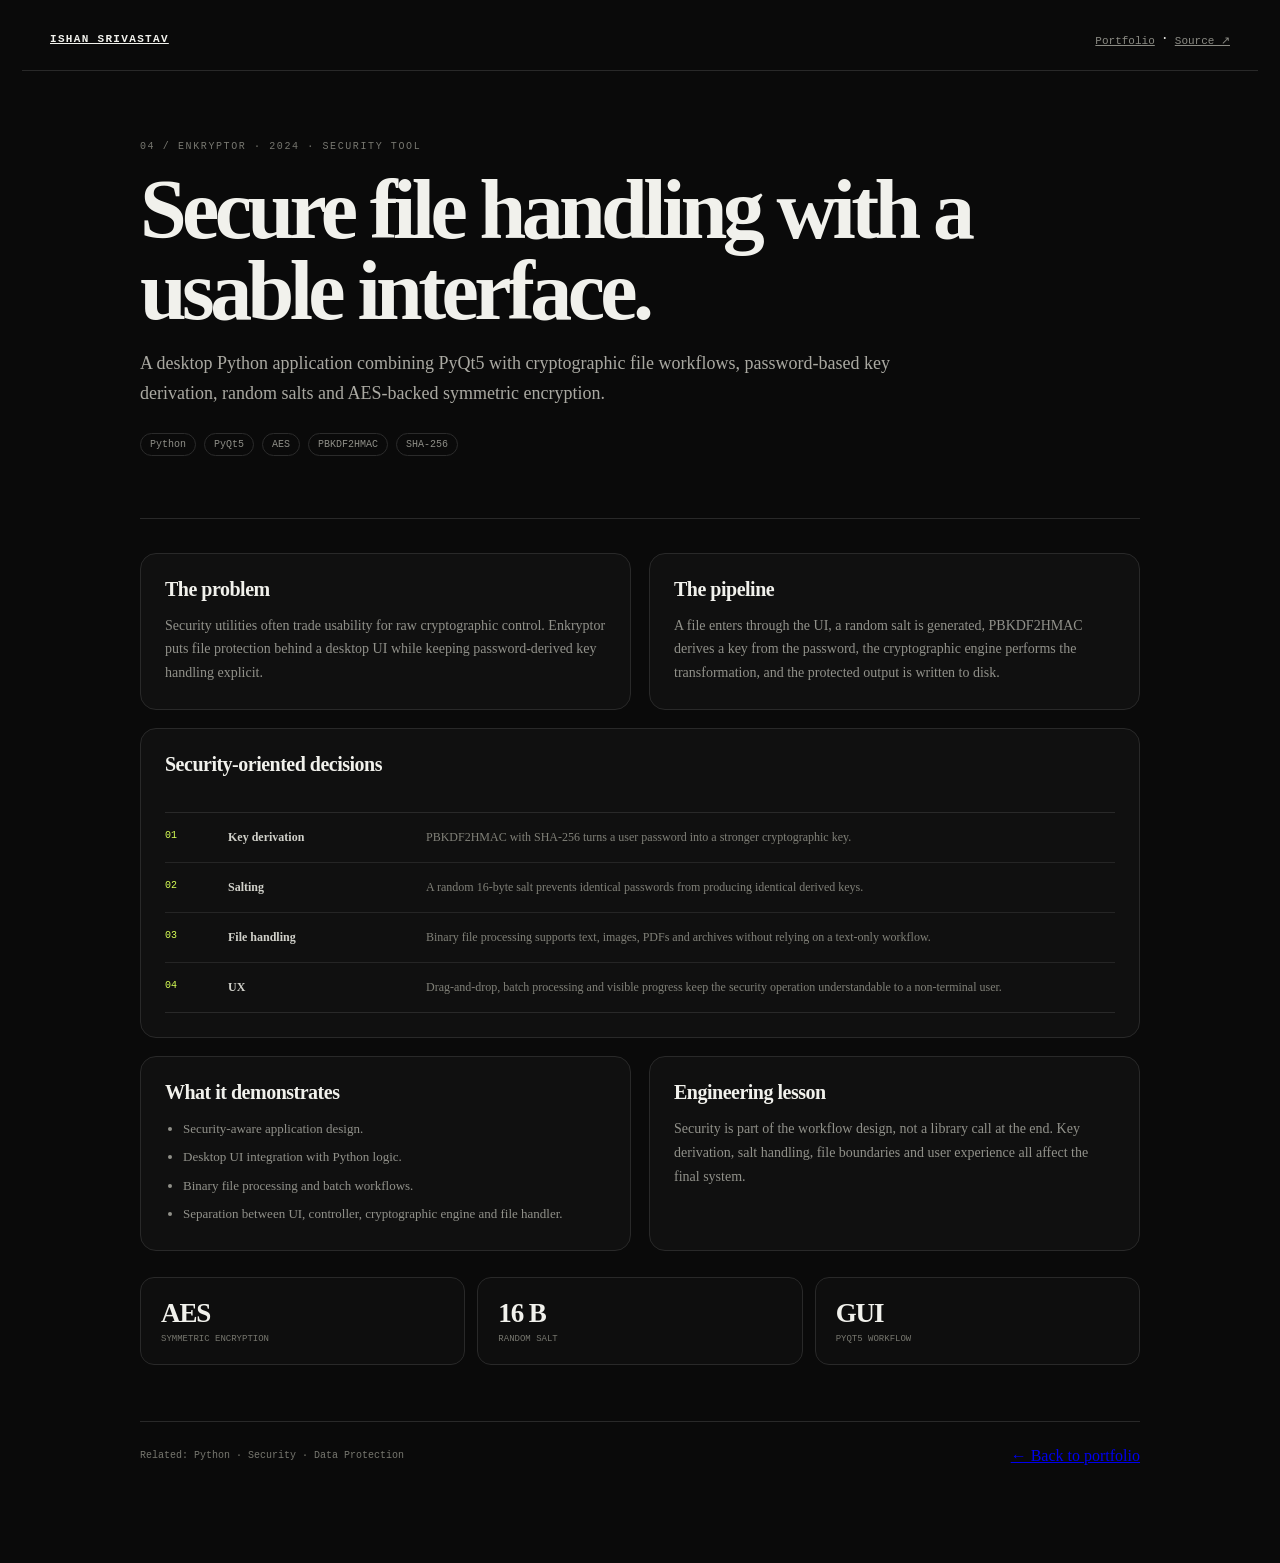
<file: projects/enkryptor.html>
<!doctype html><html lang="en"><head><meta charset="utf-8"><meta name="viewport" content="width=device-width,initial-scale=1"><meta name="description" content="Enkryptor — AES-256 desktop security tool by Ishan Srivastav."><title>Enkryptor — Ishan Srivastav</title><link rel="stylesheet" href="../assets/css/project.css"></head><body class="project-page">
<header class="project-nav"><a class="project-brand" href="../">ISHAN SRIVASTAV</a><div><a href="../">Portfolio</a>&nbsp;&nbsp;·&nbsp;&nbsp;<a href="https://github.com/Er-Ishan-Srivastav/EncryptionDecryptionTool" target="_blank" rel="noreferrer">Source ↗</a></div></header>
<main class="project-wrap">
<section class="project-hero"><div class="project-eyebrow">04 / ENKRYPTOR · 2024 · SECURITY TOOL</div><h1 class="project-title">Secure file handling with a usable interface.</h1><p class="project-subtitle">A desktop Python application combining PyQt5 with cryptographic file workflows, password-based key derivation, random salts and AES-backed symmetric encryption.</p><div class="project-meta"><span>Python</span><span>PyQt5</span><span>AES</span><span>PBKDF2HMAC</span><span>SHA-256</span></div></section>
<div class="project-grid">
<article class="project-block"><h2>The problem</h2><p>Security utilities often trade usability for raw cryptographic control. Enkryptor puts file protection behind a desktop UI while keeping password-derived key handling explicit.</p></article>
<article class="project-block"><h2>The pipeline</h2><p>A file enters through the UI, a random salt is generated, PBKDF2HMAC derives a key from the password, the cryptographic engine performs the transformation, and the protected output is written to disk.</p></article>
<article class="project-block project-full"><h2>Security-oriented decisions</h2><div class="project-flow"><div class="flow-row"><span class="flow-num">01</span><span class="flow-label">Key derivation</span><span class="flow-desc">PBKDF2HMAC with SHA-256 turns a user password into a stronger cryptographic key.</span></div><div class="flow-row"><span class="flow-num">02</span><span class="flow-label">Salting</span><span class="flow-desc">A random 16-byte salt prevents identical passwords from producing identical derived keys.</span></div><div class="flow-row"><span class="flow-num">03</span><span class="flow-label">File handling</span><span class="flow-desc">Binary file processing supports text, images, PDFs and archives without relying on a text-only workflow.</span></div><div class="flow-row"><span class="flow-num">04</span><span class="flow-label">UX</span><span class="flow-desc">Drag-and-drop, batch processing and visible progress keep the security operation understandable to a non-terminal user.</span></div></div></article>
<article class="project-block"><h2>What it demonstrates</h2><ul><li>Security-aware application design.</li><li>Desktop UI integration with Python logic.</li><li>Binary file processing and batch workflows.</li><li>Separation between UI, controller, cryptographic engine and file handler.</li></ul></article>
<article class="project-block"><h2>Engineering lesson</h2><p>Security is part of the workflow design, not a library call at the end. Key derivation, salt handling, file boundaries and user experience all affect the final system.</p></article>
</div>
<div class="project-evidence"><div class="evidence"><strong>AES</strong><span>symmetric encryption</span></div><div class="evidence"><strong>16 B</strong><span>random salt</span></div><div class="evidence"><strong>GUI</strong><span>PyQt5 workflow</span></div></div>
<div class="project-footer"><p>Related: Python · Security · Data Protection</p><a href="../">← Back to portfolio</a></div>
</main></body></html>
</file>
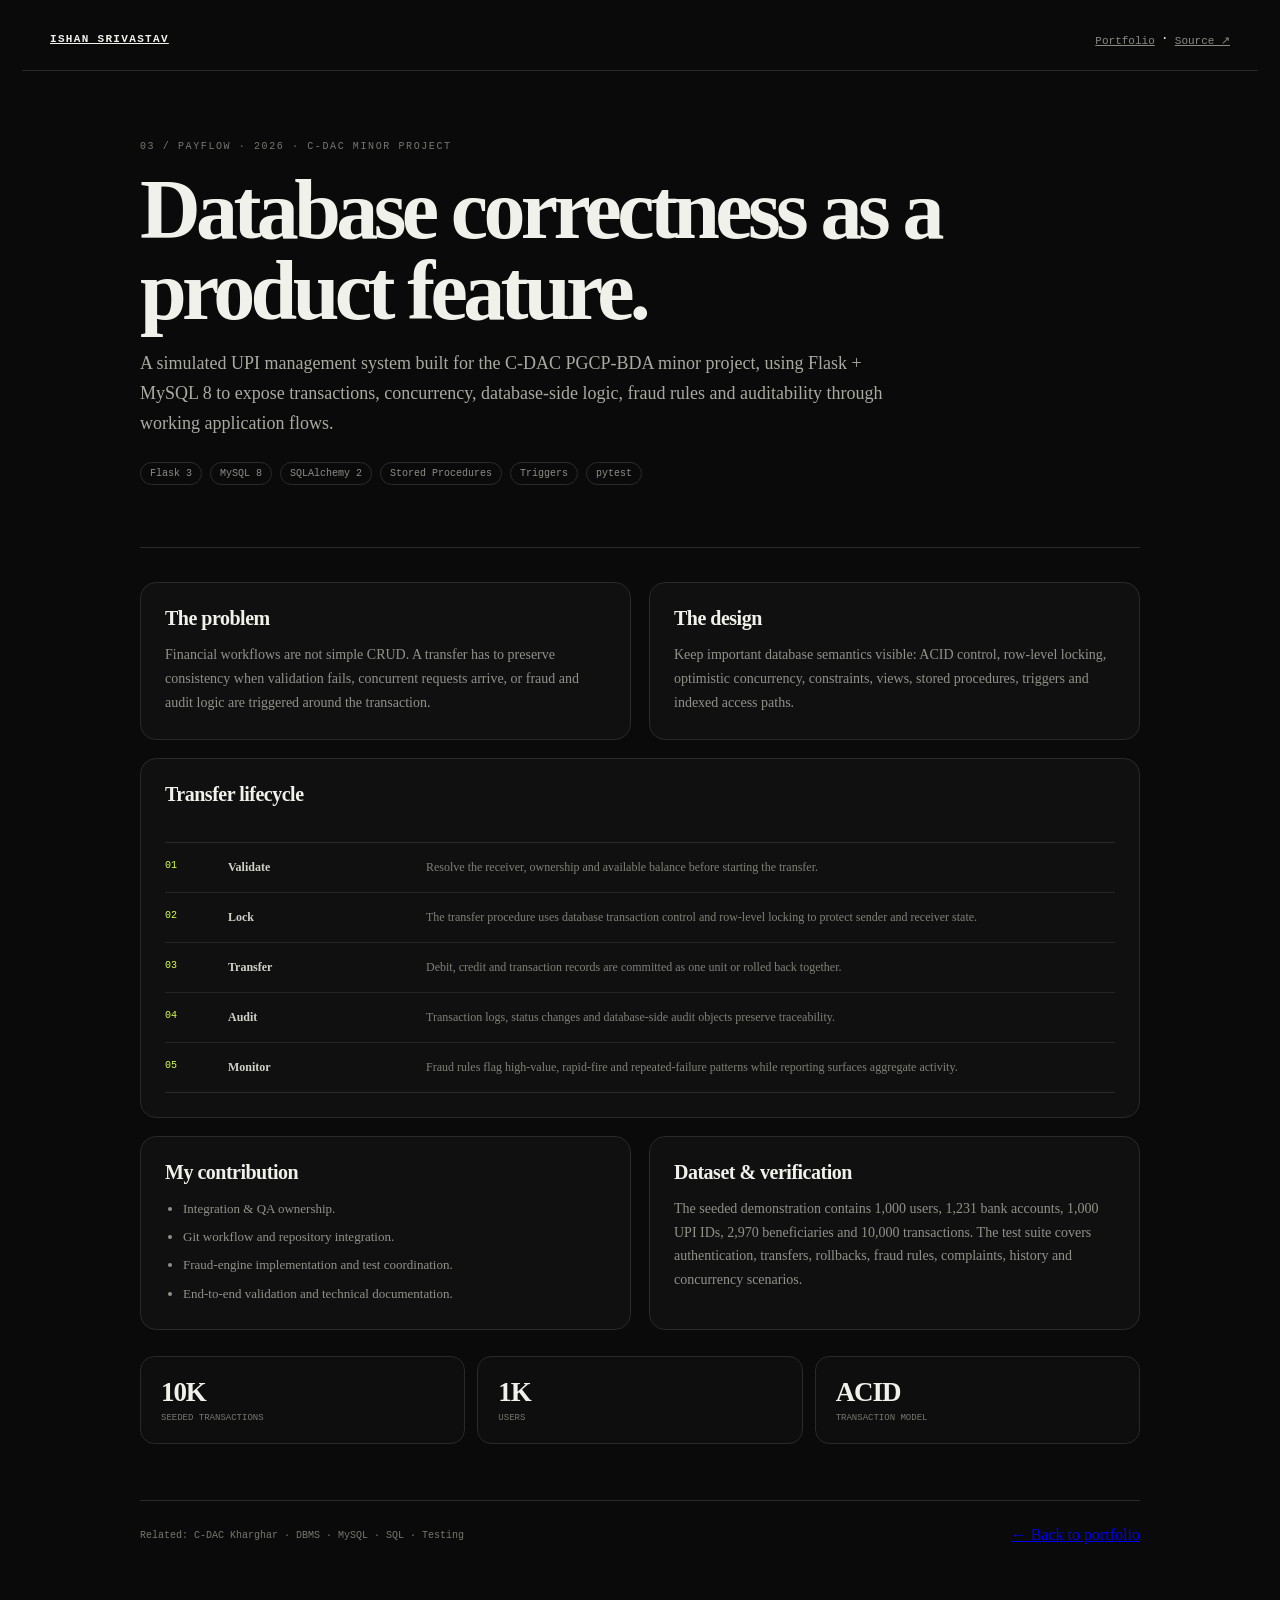
<file: projects/payflow.html>
<!doctype html><html lang="en"><head><meta charset="utf-8"><meta name="viewport" content="width=device-width,initial-scale=1"><meta name="description" content="PayFlow UPI — C-DAC minor project case study by Ishan Srivastav."><title>PayFlow UPI — Ishan Srivastav</title><link rel="stylesheet" href="../assets/css/project.css"></head><body class="project-page">
<header class="project-nav"><a class="project-brand" href="../">ISHAN SRIVASTAV</a><div><a href="../">Portfolio</a>&nbsp;&nbsp;·&nbsp;&nbsp;<a href="https://github.com/Er-Ishan-Srivastav/PayFlow-UPI-Management-System" target="_blank" rel="noreferrer">Source ↗</a></div></header>
<main class="project-wrap">
<section class="project-hero"><div class="project-eyebrow">03 / PAYFLOW · 2026 · C-DAC MINOR PROJECT</div><h1 class="project-title">Database correctness as a product feature.</h1><p class="project-subtitle">A simulated UPI management system built for the C-DAC PGCP-BDA minor project, using Flask + MySQL 8 to expose transactions, concurrency, database-side logic, fraud rules and auditability through working application flows.</p><div class="project-meta"><span>Flask 3</span><span>MySQL 8</span><span>SQLAlchemy 2</span><span>Stored Procedures</span><span>Triggers</span><span>pytest</span></div></section>
<div class="project-grid">
<article class="project-block"><h2>The problem</h2><p>Financial workflows are not simple CRUD. A transfer has to preserve consistency when validation fails, concurrent requests arrive, or fraud and audit logic are triggered around the transaction.</p></article>
<article class="project-block"><h2>The design</h2><p>Keep important database semantics visible: ACID control, row-level locking, optimistic concurrency, constraints, views, stored procedures, triggers and indexed access paths.</p></article>
<article class="project-block project-full"><h2>Transfer lifecycle</h2><div class="project-flow"><div class="flow-row"><span class="flow-num">01</span><span class="flow-label">Validate</span><span class="flow-desc">Resolve the receiver, ownership and available balance before starting the transfer.</span></div><div class="flow-row"><span class="flow-num">02</span><span class="flow-label">Lock</span><span class="flow-desc">The transfer procedure uses database transaction control and row-level locking to protect sender and receiver state.</span></div><div class="flow-row"><span class="flow-num">03</span><span class="flow-label">Transfer</span><span class="flow-desc">Debit, credit and transaction records are committed as one unit or rolled back together.</span></div><div class="flow-row"><span class="flow-num">04</span><span class="flow-label">Audit</span><span class="flow-desc">Transaction logs, status changes and database-side audit objects preserve traceability.</span></div><div class="flow-row"><span class="flow-num">05</span><span class="flow-label">Monitor</span><span class="flow-desc">Fraud rules flag high-value, rapid-fire and repeated-failure patterns while reporting surfaces aggregate activity.</span></div></div></article>
<article class="project-block"><h2>My contribution</h2><ul><li>Integration & QA ownership.</li><li>Git workflow and repository integration.</li><li>Fraud-engine implementation and test coordination.</li><li>End-to-end validation and technical documentation.</li></ul></article>
<article class="project-block"><h2>Dataset & verification</h2><p>The seeded demonstration contains 1,000 users, 1,231 bank accounts, 1,000 UPI IDs, 2,970 beneficiaries and 10,000 transactions. The test suite covers authentication, transfers, rollbacks, fraud rules, complaints, history and concurrency scenarios.</p></article>
</div>
<div class="project-evidence"><div class="evidence"><strong>10K</strong><span>seeded transactions</span></div><div class="evidence"><strong>1K</strong><span>users</span></div><div class="evidence"><strong>ACID</strong><span>transaction model</span></div></div>
<div class="project-footer"><p>Related: C-DAC Kharghar · DBMS · MySQL · SQL · Testing</p><a href="../">← Back to portfolio</a></div>
</main></body></html>
</file>
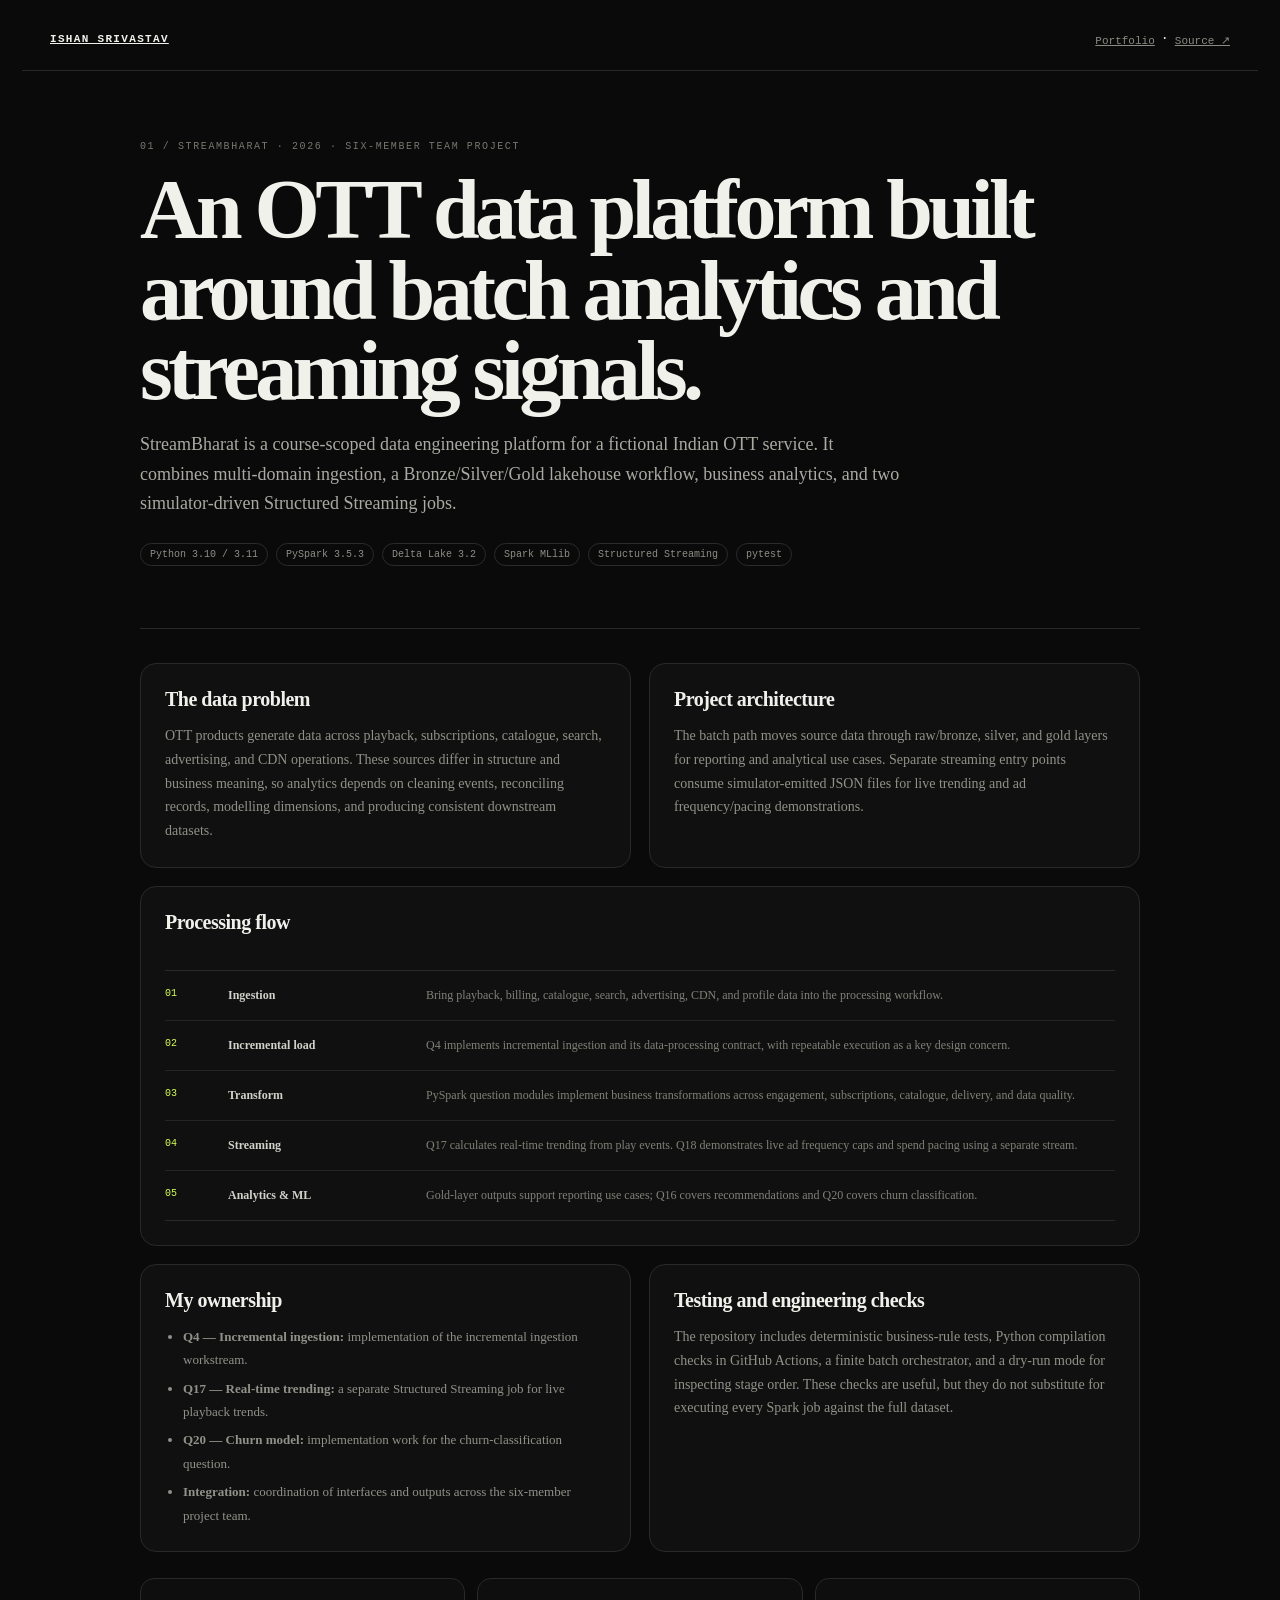
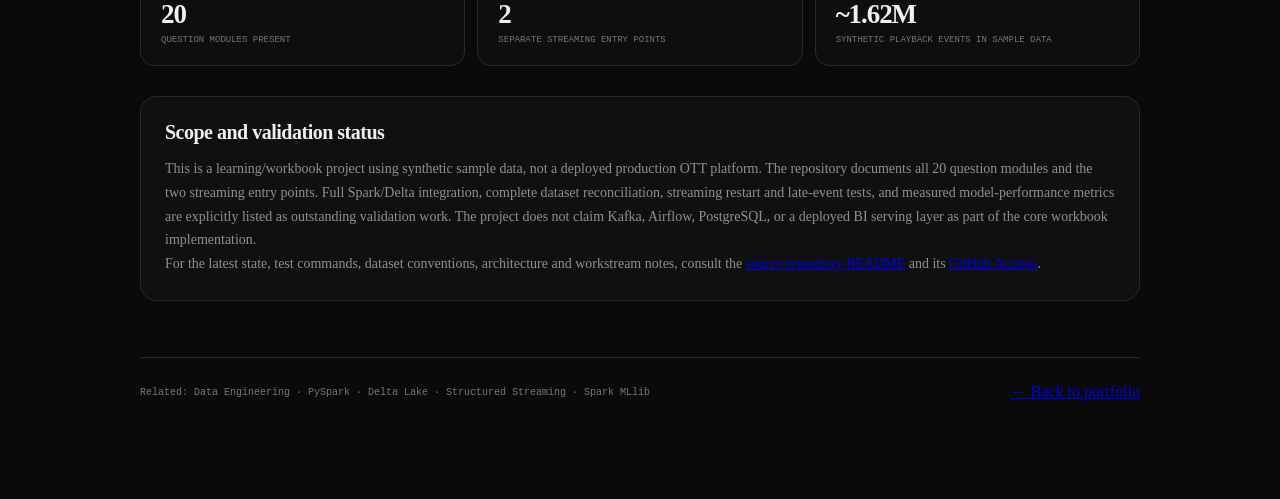
<file: projects/streambharat.html>
<!doctype html>
<html lang="en">
<head>
  <meta charset="utf-8">
  <meta name="viewport" content="width=device-width,initial-scale=1">
  <meta name="description" content="StreamBharat — PySpark, Delta Lake and Structured Streaming data engineering case study by Ishan Srivastav.">
  <meta property="og:type" content="article">
  <meta property="og:title" content="StreamBharat — Ishan Srivastav">
  <meta property="og:description" content="An OTT analytics lakehouse project covering batch transformations, incremental ingestion, real-time trending and churn modelling.">
  <title>StreamBharat — Data Engineering Case Study | Ishan Srivastav</title>
  <link rel="stylesheet" href="../assets/css/project.css">
</head>
<body class="project-page">
<header class="project-nav"><a class="project-brand" href="../">ISHAN SRIVASTAV</a><div><a href="../">Portfolio</a>&nbsp;&nbsp;·&nbsp;&nbsp;<a href="https://github.com/Er-Ishan-Srivastav/StreamBharat" target="_blank" rel="noreferrer">Source ↗</a></div></header>
<main class="project-wrap">
  <section class="project-hero">
    <div class="project-eyebrow">01 / STREAMBHARAT · 2026 · SIX-MEMBER TEAM PROJECT</div>
    <h1 class="project-title">An OTT data platform built around batch analytics and streaming signals.</h1>
    <p class="project-subtitle">StreamBharat is a course-scoped data engineering platform for a fictional Indian OTT service. It combines multi-domain ingestion, a Bronze/Silver/Gold lakehouse workflow, business analytics, and two simulator-driven Structured Streaming jobs.</p>
    <div class="project-meta"><span>Python 3.10 / 3.11</span><span>PySpark 3.5.3</span><span>Delta Lake 3.2</span><span>Spark MLlib</span><span>Structured Streaming</span><span>pytest</span></div>
  </section>
  <div class="project-grid">
    <article class="project-block"><h2>The data problem</h2><p>OTT products generate data across playback, subscriptions, catalogue, search, advertising, and CDN operations. These sources differ in structure and business meaning, so analytics depends on cleaning events, reconciling records, modelling dimensions, and producing consistent downstream datasets.</p></article>
    <article class="project-block"><h2>Project architecture</h2><p>The batch path moves source data through raw/bronze, silver, and gold layers for reporting and analytical use cases. Separate streaming entry points consume simulator-emitted JSON files for live trending and ad frequency/pacing demonstrations.</p></article>
    <article class="project-block project-full"><h2>Processing flow</h2><div class="project-flow">
      <div class="flow-row"><span class="flow-num">01</span><span class="flow-label">Ingestion</span><span class="flow-desc">Bring playback, billing, catalogue, search, advertising, CDN, and profile data into the processing workflow.</span></div>
      <div class="flow-row"><span class="flow-num">02</span><span class="flow-label">Incremental load</span><span class="flow-desc">Q4 implements incremental ingestion and its data-processing contract, with repeatable execution as a key design concern.</span></div>
      <div class="flow-row"><span class="flow-num">03</span><span class="flow-label">Transform</span><span class="flow-desc">PySpark question modules implement business transformations across engagement, subscriptions, catalogue, delivery, and data quality.</span></div>
      <div class="flow-row"><span class="flow-num">04</span><span class="flow-label">Streaming</span><span class="flow-desc">Q17 calculates real-time trending from play events. Q18 demonstrates live ad frequency caps and spend pacing using a separate stream.</span></div>
      <div class="flow-row"><span class="flow-num">05</span><span class="flow-label">Analytics & ML</span><span class="flow-desc">Gold-layer outputs support reporting use cases; Q16 covers recommendations and Q20 covers churn classification.</span></div>
    </div></article>
    <article class="project-block"><h2>My ownership</h2><ul>
      <li><strong>Q4 — Incremental ingestion:</strong> implementation of the incremental ingestion workstream.</li>
      <li><strong>Q17 — Real-time trending:</strong> a separate Structured Streaming job for live playback trends.</li>
      <li><strong>Q20 — Churn model:</strong> implementation work for the churn-classification question.</li>
      <li><strong>Integration:</strong> coordination of interfaces and outputs across the six-member project team.</li>
    </ul></article>
    <article class="project-block"><h2>Testing and engineering checks</h2><p>The repository includes deterministic business-rule tests, Python compilation checks in GitHub Actions, a finite batch orchestrator, and a dry-run mode for inspecting stage order. These checks are useful, but they do not substitute for executing every Spark job against the full dataset.</p></article>
  </div>
  <div class="project-evidence">
    <div class="evidence"><strong>20</strong><span>question modules present</span></div>
    <div class="evidence"><strong>2</strong><span>separate streaming entry points</span></div>
    <div class="evidence"><strong>~1.62M</strong><span>synthetic playback events in sample data</span></div>
  </div>
  <section class="project-block project-full" style="margin-top:30px">
    <h2>Scope and validation status</h2>
    <p>This is a learning/workbook project using synthetic sample data, not a deployed production OTT platform. The repository documents all 20 question modules and the two streaming entry points. Full Spark/Delta integration, complete dataset reconciliation, streaming restart and late-event tests, and measured model-performance metrics are explicitly listed as outstanding validation work. The project does not claim Kafka, Airflow, PostgreSQL, or a deployed BI serving layer as part of the core workbook implementation.</p>
    <p>For the latest state, test commands, dataset conventions, architecture and workstream notes, consult the <a href="https://github.com/Er-Ishan-Srivastav/StreamBharat" target="_blank" rel="noreferrer">source repository README</a> and its <a href="https://github.com/Er-Ishan-Srivastav/StreamBharat/actions" target="_blank" rel="noreferrer">GitHub Actions</a>.</p>
  </section>
  <div class="project-footer"><p>Related: Data Engineering · PySpark · Delta Lake · Structured Streaming · Spark MLlib</p><a href="../">← Back to portfolio</a></div>
</main>
</body>
</html>
</file>
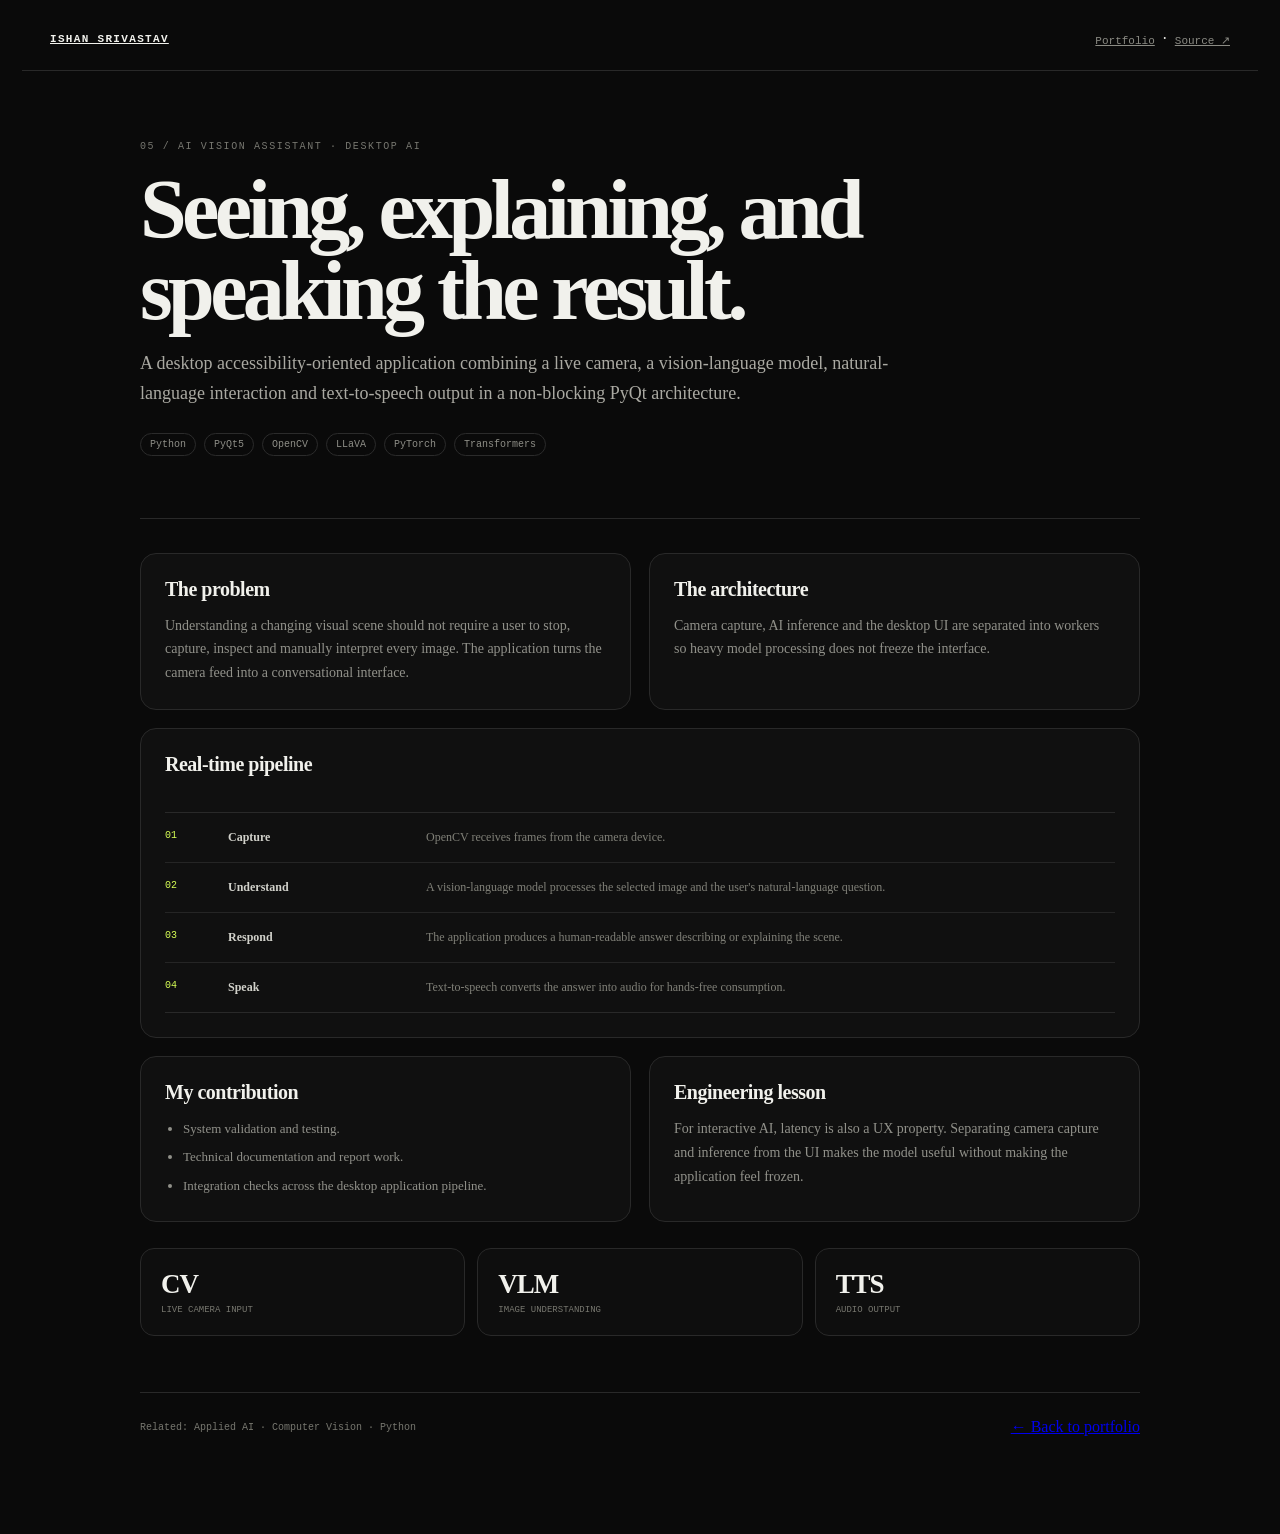
<file: projects/vision-assistant.html>
<!doctype html><html lang="en"><head><meta charset="utf-8"><meta name="viewport" content="width=device-width,initial-scale=1"><meta name="description" content="AI Vision Assistant case study by Ishan Srivastav."><title>AI Vision Assistant — Ishan Srivastav</title><link rel="stylesheet" href="../assets/css/project.css"></head><body class="project-page">
<header class="project-nav"><a class="project-brand" href="../">ISHAN SRIVASTAV</a><div><a href="../">Portfolio</a>&nbsp;&nbsp;·&nbsp;&nbsp;<a href="https://github.com/Er-Ishan-Srivastav/Ai-Identifier" target="_blank" rel="noreferrer">Source ↗</a></div></header>
<main class="project-wrap">
<section class="project-hero"><div class="project-eyebrow">05 / AI VISION ASSISTANT · DESKTOP AI</div><h1 class="project-title">Seeing, explaining, and speaking the result.</h1><p class="project-subtitle">A desktop accessibility-oriented application combining a live camera, a vision-language model, natural-language interaction and text-to-speech output in a non-blocking PyQt architecture.</p><div class="project-meta"><span>Python</span><span>PyQt5</span><span>OpenCV</span><span>LLaVA</span><span>PyTorch</span><span>Transformers</span></div></section>
<div class="project-grid">
<article class="project-block"><h2>The problem</h2><p>Understanding a changing visual scene should not require a user to stop, capture, inspect and manually interpret every image. The application turns the camera feed into a conversational interface.</p></article>
<article class="project-block"><h2>The architecture</h2><p>Camera capture, AI inference and the desktop UI are separated into workers so heavy model processing does not freeze the interface.</p></article>
<article class="project-block project-full"><h2>Real-time pipeline</h2><div class="project-flow"><div class="flow-row"><span class="flow-num">01</span><span class="flow-label">Capture</span><span class="flow-desc">OpenCV receives frames from the camera device.</span></div><div class="flow-row"><span class="flow-num">02</span><span class="flow-label">Understand</span><span class="flow-desc">A vision-language model processes the selected image and the user's natural-language question.</span></div><div class="flow-row"><span class="flow-num">03</span><span class="flow-label">Respond</span><span class="flow-desc">The application produces a human-readable answer describing or explaining the scene.</span></div><div class="flow-row"><span class="flow-num">04</span><span class="flow-label">Speak</span><span class="flow-desc">Text-to-speech converts the answer into audio for hands-free consumption.</span></div></div></article>
<article class="project-block"><h2>My contribution</h2><ul><li>System validation and testing.</li><li>Technical documentation and report work.</li><li>Integration checks across the desktop application pipeline.</li></ul></article>
<article class="project-block"><h2>Engineering lesson</h2><p>For interactive AI, latency is also a UX property. Separating camera capture and inference from the UI makes the model useful without making the application feel frozen.</p></article>
</div>
<div class="project-evidence"><div class="evidence"><strong>CV</strong><span>live camera input</span></div><div class="evidence"><strong>VLM</strong><span>image understanding</span></div><div class="evidence"><strong>TTS</strong><span>audio output</span></div></div>
<div class="project-footer"><p>Related: Applied AI · Computer Vision · Python</p><a href="../">← Back to portfolio</a></div>
</main></body></html>
</file>
<file: assets/css/styles.css>
:root{
  --bg:#08090a;
  --bg-soft:#0b0d0f;
  --panel:#0e1114;
  --panel-2:#111519;
  --text:#f1f3f2;
  --soft:#c9cfcd;
  --muted:#7e8785;
  --faint:#515a58;
  --line:rgba(255,255,255,.085);
  --line-strong:rgba(255,255,255,.14);
  --accent:#d4ff4f;
  --max:1240px;
  --radius:20px;
  --mono:"DM Mono",monospace;
  --sans:"Inter",system-ui,sans-serif;
}
*{box-sizing:border-box}
html{scroll-behavior:smooth}
body{
  margin:0;
  min-width:320px;
  background:
    radial-gradient(circle at 78% 6%,rgba(212,255,79,.07),transparent 25rem),
    radial-gradient(circle at 7% 40%,rgba(105,133,255,.055),transparent 22rem),
    var(--bg);
  color:var(--text);
  font-family:var(--sans);
  -webkit-font-smoothing:antialiased;
}
body:before{
  content:"";
  position:fixed;inset:0;pointer-events:none;z-index:-2;
  background-image:
    linear-gradient(rgba(255,255,255,.024) 1px,transparent 1px),
    linear-gradient(90deg,rgba(255,255,255,.024) 1px,transparent 1px);
  background-size:52px 52px;
  mask-image:linear-gradient(to bottom,black 0%,rgba(0,0,0,.6) 58%,transparent 100%);
}
a{color:inherit;text-decoration:none}
button,input{font:inherit}
img{display:block;max-width:100%}
.ambient{position:fixed;border-radius:50%;filter:blur(90px);pointer-events:none;z-index:-1;opacity:.18}
.ambient-a{width:360px;height:360px;top:12%;right:-180px;background:var(--accent)}
.ambient-b{width:300px;height:300px;bottom:12%;left:-190px;background:#536dff}
.scroll-line{position:fixed;z-index:100;top:0;left:0;right:0;height:2px;background:transparent}
.scroll-line span{display:block;height:100%;width:0;background:var(--accent);box-shadow:0 0 18px rgba(212,255,79,.3)}
.site-shell{overflow:hidden}
.topbar{
  position:fixed;top:0;left:0;right:0;z-index:90;
  background:rgba(8,9,10,.75);
  border-bottom:1px solid rgba(255,255,255,.065);
  backdrop-filter:blur(18px);
}
.topbar-inner{
  max-width:var(--max);height:76px;margin:0 auto;padding:0 28px;
  display:flex;align-items:center;gap:22px;
}
.brand{display:flex;align-items:center;gap:12px;min-width:270px}
.brand-mark{
  width:38px;height:38px;display:grid;place-items:center;
  border:1px solid var(--line-strong);
  border-radius:11px;
  color:var(--accent);
  font:500 11px var(--mono);
  background:rgba(212,255,79,.03);
}
.brand-copy{display:flex;flex-direction:column;gap:3px}
.brand-copy strong{font-size:11px;letter-spacing:.13em}
.brand-copy small{font:9px var(--mono);color:var(--faint);letter-spacing:.08em}
.nav{display:flex;align-items:center;gap:6px;margin-left:auto}
.nav a{
  padding:9px 11px;border-radius:10px;
  color:#8d9694;font-size:11px;transition:.2s ease;
}
.nav a:hover,.nav a.is-active{color:var(--text);background:rgba(255,255,255,.05)}
.topbar-status{
  margin-left:8px;padding-left:18px;border-left:1px solid var(--line);
  display:flex;align-items:center;gap:8px;white-space:nowrap;
  color:#7f8886;font:9px var(--mono);letter-spacing:.08em;
}
.status-dot{
  width:7px;height:7px;border-radius:50%;background:var(--accent);
  box-shadow:0 0 0 5px rgba(212,255,79,.08),0 0 18px rgba(212,255,79,.25);
}
.nav-toggle{display:none}
main{padding-top:76px}
.section{position:relative;border-bottom:1px solid var(--line)}
.section-pad{padding:118px 28px}
.section-muted{background:linear-gradient(180deg,rgba(255,255,255,.018),rgba(255,255,255,.008))}
.hero{padding-top:92px;padding-bottom:64px}
.hero-grid{max-width:var(--max);margin:0 auto;display:grid;grid-template-columns:minmax(0,1.08fr) minmax(420px,.68fr);gap:92px;align-items:center}
.eyebrow-row{display:flex;align-items:center;gap:12px;flex-wrap:wrap}
.eyebrow,.section-label,.section-code,.micro-label,.project-kicker{
  margin:0;color:#78817f;font:9px var(--mono);letter-spacing:.15em;text-transform:uppercase
}
.live-chip{
  display:inline-flex;align-items:center;gap:7px;padding:5px 8px;
  border:1px solid rgba(212,255,79,.18);border-radius:999px;
  color:var(--accent);font:9px var(--mono);background:rgba(212,255,79,.035)
}
.live-chip i{width:5px;height:5px;border-radius:50%;background:var(--accent)}
.hero h1{
  max-width:890px;margin:22px 0 25px;
  font-size:clamp(54px,7vw,94px);line-height:.94;letter-spacing:-.065em;font-weight:700
}
.hero h1 em{font-style:normal;color:var(--accent)}
.hero-lede{max-width:730px;color:#adb5b2;font-size:18px;line-height:1.7}
.hero-actions{display:flex;gap:10px;flex-wrap:wrap;margin-top:31px}
.button{
  min-height:48px;padding:0 18px;display:inline-flex;align-items:center;justify-content:center;gap:9px;
  border:1px solid var(--line-strong);border-radius:12px;
  font-size:12px;font-weight:600;transition:transform .2s ease,border-color .2s ease,background .2s ease
}
.button:hover{transform:translateY(-2px);border-color:rgba(255,255,255,.26)}
.button-solid{background:var(--accent);color:#0a0b09;border-color:var(--accent)}
.button-solid:hover{background:#e4ff81}
.button-ghost{background:rgba(255,255,255,.015)}
.hero-proof{
  margin-top:46px;display:grid;grid-template-columns:repeat(4,1fr);
  max-width:760px;border-top:1px solid var(--line);border-bottom:1px solid var(--line)
}
.hero-proof div{padding:16px 14px 16px 0}
.hero-proof div+div{padding-left:14px;border-left:1px solid var(--line)}
.hero-proof strong{display:block;font-size:22px;letter-spacing:-.04em}
.hero-proof span{display:block;margin-top:6px;color:#6e7775;font:9px var(--mono);line-height:1.4;text-transform:uppercase}
.profile-stack{position:relative;max-width:470px;margin-left:auto}
.portrait-card{
  position:relative;border:1px solid var(--line-strong);border-radius:22px;
  padding:10px;background:linear-gradient(150deg,#13171a,#0b0d0f);
  box-shadow:0 25px 70px rgba(0,0,0,.38)
}
.portrait-top,.portrait-meta{display:flex;justify-content:space-between;align-items:center;padding:8px 10px;color:#69726f;font:9px var(--mono);letter-spacing:.08em}
.portrait-top{padding-bottom:10px}
.portrait-frame{position:relative;overflow:hidden;border-radius:15px;border:1px solid rgba(255,255,255,.07);aspect-ratio:444/620;background:#121416}
.portrait-frame img{width:100%;height:100%;object-fit:cover;object-position:center top;filter:saturate(.92) contrast(1.02)}
.portrait-gradient{position:absolute;inset:0;background:linear-gradient(to bottom,transparent 52%,rgba(5,6,7,.74) 100%)}
.portrait-label{position:absolute;left:17px;bottom:14px}
.portrait-label span{display:block;font:500 11px var(--mono);letter-spacing:.12em}
.portrait-label small{display:block;margin-top:4px;color:#a8b0ad;font:9px var(--mono)}
.terminal-card{
  position:absolute;left:-70px;bottom:35px;width:330px;
  border:1px solid var(--line-strong);border-radius:15px;
  background:rgba(10,12,13,.93);box-shadow:0 18px 48px rgba(0,0,0,.5);
  backdrop-filter:blur(14px);overflow:hidden
}
.terminal-head{
  display:flex;justify-content:space-between;align-items:center;
  padding:10px 12px;border-bottom:1px solid var(--line);
  color:#6f7876;font:9px var(--mono)
}
.terminal-body{padding:14px 14px 16px;font:10px/1.7 var(--mono)}
.terminal-body p{margin:0}.terminal-body b{color:var(--accent);font-weight:500}
.terminal-output{color:#adb4b1;padding-left:14px;max-width:100%;overflow:hidden;text-overflow:ellipsis}
.terminal-output.accent{color:var(--accent)}
.terminal-cursor{display:inline-block;width:7px;height:12px;background:var(--accent);vertical-align:-2px;margin-left:3px;animation:blink 1s steps(2,end) infinite}
@keyframes blink{50%{opacity:0}}
.hero-foot{
  max-width:var(--max);margin:52px auto 0;padding-top:15px;
  border-top:1px solid var(--line);display:grid;grid-template-columns:auto 1fr auto;gap:15px;
  color:#5c6563;font:9px var(--mono);letter-spacing:.1em
}
.hero-foot-line{height:1px;background:linear-gradient(90deg,var(--line-strong),transparent);align-self:center}
.section-head{max-width:var(--max);margin:0 auto 50px;display:flex;justify-content:space-between;gap:24px;align-items:center}
.section-head .section-code{color:#4f5856}
.section-link{transition:color .2s ease}
.section-link:hover{color:var(--accent)}
.about-layout{max-width:var(--max);margin:0 auto;display:grid;grid-template-columns:.92fr 1.08fr;gap:100px}
.about-title h2,.stack-title h2,.section-title-row h2,.contact-layout h2{
  margin:12px 0 0;max-width:650px;font-size:clamp(35px,4.3vw,61px);line-height:1.01;letter-spacing:-.055em
}
.about-copy>.lead-copy{margin:0;max-width:680px;color:#a3aca9;font-size:17px;line-height:1.75}
.about-facts{margin-top:48px;border-top:1px solid var(--line);display:grid;grid-template-columns:repeat(3,1fr)}
.about-facts article{padding:19px 18px 20px 0}
.about-facts article+article{border-left:1px solid var(--line);padding-left:18px}
.about-facts span{font:9px var(--mono);color:var(--accent)}
.about-facts h3{margin:30px 0 9px;font-size:16px}
.about-facts p{margin:0;color:#777f7d;font-size:12px;line-height:1.7}
.principle{display:grid;grid-template-columns:auto 1fr auto;gap:13px;align-items:end;margin-top:38px;padding-top:19px;border-top:1px solid var(--line)}
.principle-mark{font:9px var(--mono);color:var(--accent)}
.principle p{margin:0;color:#b0b7b4;font:12px/1.6 var(--mono)}
.principle-tail{color:#4f5755;font:8px var(--mono);text-transform:uppercase}
.section-title-row{max-width:var(--max);margin:0 auto 58px;display:grid;grid-template-columns:.92fr 1.08fr;gap:100px;align-items:end}
.section-title-row>p{max-width:600px;margin:0;color:#7e8785;font-size:14px;line-height:1.75}
.experience-list{max-width:var(--max);margin:0 auto;border-top:1px solid var(--line)}
.experience-row{
  position:relative;display:grid;grid-template-columns:55px 180px minmax(0,1fr) 135px;gap:24px;
  padding:28px 0;border-bottom:1px solid var(--line);align-items:start
}
.experience-row:before{
  content:"";position:absolute;left:0;top:0;bottom:0;width:2px;background:transparent;transition:background .2s
}
.experience-row.experience-active:before{background:var(--accent)}
.experience-index{font:10px var(--mono);color:var(--accent)}
.experience-period{color:#a9b0ad;font:10px/1.65 var(--mono)}
.experience-period small{color:#4f5856;font-size:8px;letter-spacing:.1em}
.experience-company{color:#6f7875;font:9px var(--mono);letter-spacing:.08em}
.experience-company span{color:#4d5653;margin-left:9px}
.experience-main h3{margin:10px 0 10px;font-size:23px;letter-spacing:-.035em}
.experience-main p{margin:0;max-width:760px;color:#7f8885;font-size:13px;line-height:1.7}
.experience-signal{display:flex;justify-content:flex-end;align-items:center;gap:8px;color:#58615e;font:8px var(--mono)}
.signal-dot{width:6px;height:6px;border-radius:50%;background:#555e5b}
.experience-active .signal-dot{background:var(--accent);box-shadow:0 0 12px rgba(212,255,79,.25)}
.tags{display:flex;flex-wrap:wrap;gap:7px;margin-top:16px}
.tags span{padding:4px 7px;border:1px solid rgba(255,255,255,.09);border-radius:999px;color:#737b79;font:8px var(--mono);letter-spacing:.02em}
.stack-layout{max-width:var(--max);margin:0 auto;display:grid;grid-template-columns:.72fr 1.28fr;gap:100px}
.stack-title>p{max-width:480px;margin:24px 0 0;color:#78817f;font-size:14px;line-height:1.75}
.stack-matrix{display:grid;grid-template-columns:repeat(2,1fr);border-top:1px solid var(--line);border-left:1px solid var(--line)}
.stack-card{min-height:245px;padding:22px 22px 26px;border-right:1px solid var(--line);border-bottom:1px solid var(--line);background:rgba(255,255,255,.009)}
.stack-card>span{font:9px var(--mono);color:var(--accent)}
.stack-card h3{margin:42px 0 9px;font-size:21px;letter-spacing:-.035em}
.stack-card p{max-width:390px;margin:0;color:#747d7a;font-size:12px;line-height:1.7}
.tech-marquee{max-width:var(--max);margin:58px auto 0;padding-top:17px;border-top:1px solid var(--line);display:flex;flex-wrap:wrap;align-items:center;gap:10px;color:#59615f;font:9px var(--mono);letter-spacing:.12em}
.tech-marquee i{font-style:normal;color:var(--accent)}
.project-grid{max-width:var(--max);margin:0 auto;display:grid;grid-template-columns:repeat(2,1fr);gap:14px}
.project-card{position:relative;min-height:420px;display:flex;flex-direction:column;border:1px solid var(--line-strong);border-radius:20px;background:linear-gradient(160deg,rgba(255,255,255,.026),rgba(255,255,255,.009));overflow:hidden;transition:transform .25s ease,border-color .25s ease,background .25s ease}
.project-card:hover{transform:translateY(-5px);border-color:rgba(212,255,79,.25);background:linear-gradient(160deg,rgba(212,255,79,.045),rgba(255,255,255,.012))}
.project-featured{grid-column:span 2;min-height:500px}
.project-card-top{display:flex;justify-content:space-between;align-items:center;padding:15px 17px;color:#66706d;font:9px var(--mono);letter-spacing:.1em}
.project-architecture{margin:18px 17px 0;padding:18px 14px;border:1px solid rgba(255,255,255,.075);border-radius:13px;display:flex;flex-wrap:wrap;gap:9px;align-items:center;color:#b1b9b6;font:9px var(--mono);background:#0a0d0e}
.project-architecture span{padding:6px 7px;border-radius:7px;background:rgba(255,255,255,.035)}
.project-architecture b{font-weight:400;color:var(--accent)}
.project-architecture.mini{font-size:8px}
.project-card-body{padding:28px 23px 22px}
.project-kicker{font-size:8px;color:#69726f}
.project-card h3{margin:10px 0 10px;font-size:clamp(29px,3.4vw,47px);line-height:1;letter-spacing:-.055em}
.project-card:not(.project-featured) h3{font-size:32px}
.project-card-body>p:not(.project-kicker){max-width:730px;margin:0;color:#7d8583;font-size:13px;line-height:1.7}
.project-card-footer{margin-top:auto;padding:17px 22px 20px;border-top:1px solid var(--line);display:flex;justify-content:space-between;gap:15px}
.project-card-footer a{color:#9aa19e;font:9px var(--mono)}
.project-card-footer a:first-child{color:var(--accent)}
.project-card-footer a:hover{color:var(--text)}
.research-list{max-width:var(--max);margin:0 auto;border-top:1px solid var(--line)}
.research-row{display:grid;grid-template-columns:60px minmax(0,1fr) 30px;gap:25px;padding:27px 0;border-bottom:1px solid var(--line);align-items:start}
.research-row>span:first-child{font:9px var(--mono);color:var(--accent)}
.research-row h3{margin:0;font-size:25px;line-height:1.12;letter-spacing:-.04em}
.research-row p{margin:10px 0 0;max-width:760px;color:#777f7d;font-size:12px;line-height:1.7}
.research-arrow{color:#656e6b;font-size:17px;text-align:right}
.learning-console{max-width:var(--max);margin:0 auto;display:grid;grid-template-columns:.72fr 1.28fr;gap:0;border:1px solid var(--line-strong);border-radius:21px;overflow:hidden;background:#0a0d0e}
.console-sidebar{padding:35px 33px;border-right:1px solid var(--line);display:flex;flex-direction:column;align-items:flex-start}
.console-sidebar h2{margin:15px 0 12px;max-width:430px;font-size:42px;line-height:1.02;letter-spacing:-.05em}
.console-sidebar p{max-width:430px;margin:0 0 27px;color:#7c8583;font-size:13px;line-height:1.75}
.console-window{min-width:0}
.console-bar{display:grid;grid-template-columns:1fr auto 1fr;align-items:center;padding:11px 14px;border-bottom:1px solid var(--line);color:#68716f;font:8px var(--mono)}
.console-bar>span:first-child{display:flex;gap:5px}.console-bar>span:first-child i{width:6px;height:6px;border-radius:50%;background:#3f4745}.console-bar>span:last-child{text-align:right}
.console-content{padding:30px 29px 34px;font:10px/1.75 var(--mono);min-height:340px}
.console-command{margin:0 0 10px;color:#9fa8a5}
.console-command b{color:var(--accent);font-weight:500}
.console-grid{display:grid;grid-template-columns:1fr 1fr;gap:5px 18px;padding:2px 0 23px;color:#6d7774}
.console-grid span:before{content:"./";color:#39423f}
.console-output{margin:0 0 19px;color:#adb5b2}
.console-output.accent{color:var(--accent)}
.contact-layout{max-width:var(--max);margin:0 auto;display:grid;grid-template-columns:.95fr 1.05fr;gap:100px;align-items:start}
.contact-layout>div:first-child p{max-width:520px;margin:26px 0 0;color:#7a8380;font-size:14px;line-height:1.75}
.contact-stack{border-top:1px solid var(--line)}
.contact-stack a{display:grid;grid-template-columns:100px 1fr 20px;gap:14px;align-items:center;padding:18px 0;border-bottom:1px solid var(--line);transition:.2s ease}
.contact-stack a:hover{padding-left:7px}
.contact-stack span{color:#56605d;font:8px var(--mono);letter-spacing:.12em}
.contact-stack strong{font:12px var(--mono);font-weight:500;color:#a6adab}
.contact-stack b{color:#66706d;font-weight:400;text-align:right}
.contact-stack a:hover strong,.contact-stack a:hover b{color:var(--accent)}
.footer{max-width:var(--max);margin:0 auto;padding:25px 28px 35px;display:flex;justify-content:space-between;gap:20px;color:#48514f;font:8px var(--mono);letter-spacing:.08em}
.reveal{opacity:0;transform:translateY(14px);transition:opacity .65s ease,transform .65s ease}
.reveal.is-visible{opacity:1;transform:none}
.reveal-delay{transition-delay:.12s}
.sr-only{position:absolute;width:1px;height:1px;padding:0;margin:-1px;overflow:hidden;clip:rect(0,0,0,0);white-space:nowrap;border:0}
@media(max-width:1080px){
  .nav a{padding-left:7px;padding-right:7px}
  .topbar-status{display:none}
  .hero-grid{grid-template-columns:1fr .75fr;gap:50px}
  .terminal-card{left:-35px}
  .stack-layout,.learning-console,.contact-layout,.about-layout,.section-title-row{gap:55px}
}
@media(max-width:860px){
  .topbar-inner{padding:0 20px}
  .brand{min-width:0}
  .brand-copy small{display:none}
  .nav-toggle{display:grid;place-content:center;width:38px;height:38px;margin-left:auto;border:1px solid var(--line);border-radius:10px;background:transparent}
  .nav-toggle span:not(.sr-only){display:block;width:17px;height:1px;background:#b7bfbc;margin:3px 0}
  .nav{position:absolute;top:76px;left:0;right:0;padding:14px 20px 18px;border-bottom:1px solid var(--line);background:rgba(8,9,10,.97);display:none;flex-direction:column;align-items:stretch}
  .nav.is-open{display:flex}
  .nav a{padding:12px 10px}
  .hero-grid,.about-layout,.section-title-row,.stack-layout,.learning-console,.contact-layout{grid-template-columns:1fr}
  .profile-stack{max-width:520px;margin:15px auto 0}
  .terminal-card{left:auto;right:-25px;bottom:30px}
  .hero-foot{grid-template-columns:auto 1fr}
  .hero-foot>span:last-child{display:none}
  .stack-layout,.learning-console,.contact-layout,.about-layout,.section-title-row{gap:40px}
  .section-pad{padding:88px 22px}
  .project-grid{grid-template-columns:1fr}
  .project-featured{grid-column:auto}
  .experience-row{grid-template-columns:45px 145px minmax(0,1fr)}
  .experience-signal{display:none}
}
@media(max-width:640px){
  .hero{padding-top:66px}
  .hero h1{font-size:clamp(45px,14vw,69px)}
  .hero-lede{font-size:16px}
  .hero-proof{grid-template-columns:repeat(2,1fr)}
  .hero-proof div:nth-child(3){border-left:0;padding-left:0;border-top:1px solid var(--line)}
  .hero-proof div:nth-child(4){border-top:1px solid var(--line)}
  .profile-stack{padding-bottom:105px}
  .terminal-card{right:4%;left:4%;width:auto;bottom:0}
  .about-facts{grid-template-columns:1fr}
  .about-facts article+article{border-left:0;border-top:1px solid var(--line);padding-left:0}
  .about-facts article{padding:18px 0}
  .principle{grid-template-columns:auto 1fr}
  .principle-tail{grid-column:2}
  .experience-row{grid-template-columns:35px 1fr;gap:12px}
  .experience-period{grid-column:2;grid-row:1}
  .experience-main{grid-column:2}
  .experience-main h3{font-size:21px}
  .stack-matrix{grid-template-columns:1fr}
  .tech-marquee{line-height:1.8}
  .project-card{min-height:390px}
  .project-featured{min-height:450px}
  .project-architecture{font-size:8px}
  .project-card-footer{flex-direction:column;align-items:flex-start}
  .research-row{grid-template-columns:42px 1fr}
  .research-arrow{grid-column:2;text-align:left}
  .console-sidebar{padding:28px 23px}
  .console-sidebar h2{font-size:34px}
  .console-content{padding:23px 20px}
  .console-grid{grid-template-columns:1fr}
  .contact-stack a{grid-template-columns:82px 1fr 14px}
  .contact-stack strong{font-size:10px;overflow-wrap:anywhere}
  .footer{padding-left:22px;padding-right:22px;flex-direction:column}
}
@media(prefers-reduced-motion:reduce){
  html{scroll-behavior:auto}
  *,*:before,*:after{animation:none!important;transition:none!important}
  .reveal{opacity:1;transform:none}
}
/* Resume / print surface */
.resume-top{max-width:960px;margin:0 auto;padding:26px 24px;display:flex;justify-content:space-between;gap:20px;border-bottom:1px solid var(--line)}
.resume-top a,.resume-top button{background:none;border:0;color:var(--accent);font:10px var(--mono);letter-spacing:.06em;cursor:pointer}
.resume-wrap{max-width:960px;margin:0 auto;padding:50px 24px 80px}
.resume-header{display:grid;grid-template-columns:1fr 300px;gap:40px;border-bottom:1px solid var(--line);padding-bottom:26px}
.resume-header h1{font-size:54px;margin:0;letter-spacing:-.055em}
.resume-header p{color:#8d9693}
.resume-contact{display:flex;flex-direction:column;gap:5px;align-items:flex-end;color:#7f8885;font:9px var(--mono);text-align:right}
.resume-section{padding-top:28px}
.resume-section h2{margin:0 0 14px;font:10px var(--mono);letter-spacing:.16em;text-transform:uppercase;color:var(--accent)}
.resume-section>p,.resume-section li{color:#9aa19f;font-size:12px;line-height:1.7}
.resume-grid{display:grid;grid-template-columns:repeat(3,1fr);gap:14px}
.resume-grid>div{border:1px solid var(--line);padding:15px}
.resume-grid strong{font-size:11px}.resume-grid p{color:#858d8a;font-size:11px;line-height:1.6}
.resume-item{border-top:1px solid var(--line);padding:17px 0}
.resume-item>div{display:flex;justify-content:space-between;gap:20px;align-items:baseline}
.resume-item h3{margin:0;font-size:18px}.resume-item span{font:9px var(--mono);color:#666f6c;white-space:nowrap}
.resume-item ul{margin:10px 0 0;padding-left:18px}.resume-item.compact{padding:12px 0}.plain-list{margin:0;padding-left:18px}
.no-print{display:none}
@media print{html,body{background:#fff!important;color:#111!important}.resume-top,.footer.no-print{display:none!important}.resume-wrap{padding:0;color:#111}.resume-header{grid-template-columns:1fr 260px;border-color:#ccc}.resume-header h1,.resume-item h3{color:#111}.resume-header p,.resume-contact,.resume-section>p,.resume-section li,.resume-grid p,.resume-item span{color:#444}.resume-section h2{color:#111}.resume-grid>div,.resume-item{border-color:#ccc}.resume-section{break-inside:avoid}.resume-item{break-inside:avoid}}


/* SmartVolt — featured live system */
.smartvolt-section{background:radial-gradient(circle at 86% 14%,rgba(212,255,79,.085),transparent 28rem),linear-gradient(180deg,rgba(255,255,255,.015),transparent 65%)}
.smartvolt-layout{max-width:var(--max);margin:0 auto;display:grid;grid-template-columns:minmax(0,1fr) minmax(320px,.82fr);gap:64px;align-items:center}
.smartvolt-copy h2{margin:20px 0 16px;font-size:clamp(54px,7vw,86px);line-height:.94;letter-spacing:-.07em}
.smartvolt-period{color:var(--accent)}
.smartvolt-copy .project-kicker{margin-top:24px}
.smartvolt-lede{max-width:650px;color:#adb5b2;font-size:16px;line-height:1.8}
.smartvolt-copy .tags{margin-top:22px}
.smartvolt-actions{display:flex;flex-wrap:wrap;gap:10px;margin-top:28px}
.smartvolt-panel{overflow:hidden;border:1px solid rgba(212,255,79,.2);border-radius:18px;background:linear-gradient(145deg,rgba(20,24,16,.96),rgba(12,14,12,.97));box-shadow:0 25px 80px rgba(0,0,0,.22)}
.smartvolt-panel-head,.smartvolt-panel-foot{display:flex;align-items:center;justify-content:space-between;gap:16px;padding:17px 20px;border-bottom:1px solid var(--line);color:#858b7b;font:9px var(--mono);letter-spacing:.11em}
.smartvolt-panel-head span:last-child,.smartvolt-flow-node>span{color:var(--accent)}
.smartvolt-flow{padding:20px}
.smartvolt-flow-node{display:flex;align-items:center;gap:14px;padding:15px 16px;border:1px solid var(--line);border-radius:12px;background:rgba(255,255,255,.018)}
.smartvolt-flow-node>span{font:10px var(--mono)}
.smartvolt-flow-node strong{display:block;font-size:12px;color:#e5e8df}
.smartvolt-flow-node small{display:block;margin-top:5px;color:#898d81;font-size:10px;line-height:1.5}
.smartvolt-flow-accent{border-color:rgba(212,255,79,.25);background:rgba(212,255,79,.045)}
.smartvolt-flow-connector{text-align:center;padding:7px 0;color:var(--accent);font:13px var(--mono)}
.smartvolt-panel-foot{border-top:1px solid var(--line);border-bottom:0}
.smartvolt-panel-foot strong{color:var(--accent);font-size:10px}
.smartvolt-note{max-width:var(--max);margin:26px auto 0;color:#778079;font-size:10px;line-height:1.7}
@media(max-width:900px){.smartvolt-layout{grid-template-columns:1fr;gap:38px}}
@media(max-width:560px){.smartvolt-actions{align-items:stretch;flex-direction:column}.smartvolt-actions .button{width:100%}.smartvolt-panel-head,.smartvolt-panel-foot{align-items:flex-start;flex-direction:column;gap:8px}}

/* October 2026: SmartVolt CTA and portfolio polish */
.smartvolt-secondary-links{margin:15px 0 0;color:#78817f;font-size:11px;line-height:1.8}
.smartvolt-secondary-links a{color:#b8c1bd;text-decoration:underline;text-decoration-color:rgba(212,255,79,.4);text-underline-offset:3px}
.smartvolt-secondary-links a:hover{color:var(--accent)}
@media(prefers-reduced-motion:reduce){.ambient{filter:none}}


/* October 2026 portfolio audit: content-first layout refinements */
.hero-grid{grid-template-columns:minmax(0,1.16fr) minmax(340px,.72fr);gap:68px}
.hero h1{font-size:clamp(48px,6.1vw,78px);line-height:.98}
.hero-proof{grid-template-columns:repeat(4,minmax(0,1fr))}
.hero-proof strong{font-size:20px}
.hero-proof span{font-size:8px}
@media(max-width:1080px){
  .hero-grid{grid-template-columns:minmax(0,1fr) minmax(300px,.8fr);gap:38px}
  .hero h1{font-size:clamp(46px,6vw,68px)}
  .brand{min-width:235px}
}
@media(max-width:860px){
  .hero-grid{grid-template-columns:1fr;gap:44px}
  .hero h1{font-size:clamp(52px,9vw,76px)}
  .profile-stack{margin-left:auto;margin-right:auto}
}


/* PAGE-LIKE SECTION NAVIGATION */
:root{--site-header-height:76px}
html{
  scroll-snap-type:y proximity;
  scroll-padding-top:var(--site-header-height);
}
main>section{
  min-height:calc(100svh - var(--site-header-height));
  scroll-snap-align:start;
  scroll-snap-stop:normal;
  isolation:isolate;
}
main>section::after{
  content:"";
  position:absolute;
  z-index:1;
  top:0;left:0;
  width:100%;height:1px;
  pointer-events:none;
  opacity:0;
  transform:scaleX(.18);
  transform-origin:left center;
  background:linear-gradient(90deg,transparent,var(--accent) 22%,rgba(212,255,79,.18) 76%,transparent);
}
main>section.is-page-active::after{
  animation:section-arrive .9s cubic-bezier(.2,.75,.25,1) both;
}
@keyframes section-arrive{
  0%{opacity:0;transform:scaleX(.18)}
  22%{opacity:.9}
  100%{opacity:.34;transform:scaleX(1)}
}

/* Lift the portrait card while allowing its terminal overlay to sit lower. */
@media(min-width:861px){
  .hero-copy{position:relative;top:40px}
  .portrait-card{top:-70px}
  .terminal-card{bottom:-12px}
}
main>section.is-page-active .reveal.is-visible{
  animation:page-content-enter .72s cubic-bezier(.2,.72,.22,1) both;
}
main>section.is-page-active .reveal-delay{animation-delay:.12s}
@keyframes page-content-enter{
  from{opacity:.28;transform:translate3d(0,24px,0) scale(.992);filter:blur(3px)}
  to{opacity:1;transform:translate3d(0,0,0) scale(1);filter:blur(0)}
}

/* More tactile but restrained feedback on interactive surfaces. */
.nav a{position:relative}
.nav a::after{
  content:"";
  position:absolute;left:11px;right:11px;bottom:4px;height:1px;
  transform:scaleX(0);transform-origin:left;
  background:var(--accent);transition:transform .24s ease;
}
.nav a:hover::after,.nav a.is-active::after{transform:scaleX(1)}
.stack-card,.module-card,.experience-row,.research-row,.contact-stack a{
  transition:background .24s ease,border-color .24s ease,transform .24s ease;
}
.stack-card:hover,.module-card:hover{
  background:rgba(212,255,79,.035);
  border-color:rgba(212,255,79,.2);
}
.experience-row:hover,.research-row:hover{
  background:rgba(255,255,255,.018);
}
a:focus-visible,button:focus-visible{
  outline:2px solid var(--accent);
  outline-offset:4px;
}

/* On compact screens, preserve ordinary reading flow and avoid decorative offsets. */
@media(max-width:860px){
  main>section{min-height:calc(100svh - var(--site-header-height))}
  .hero-copy{top:0}
  .portrait-card{top:0}
  .terminal-card{bottom:30px}
}
@media(max-width:640px){
  .terminal-card{bottom:0}
}
@media(prefers-reduced-motion:reduce){
  html{scroll-snap-type:y proximity}
  main>section.is-page-active .reveal.is-visible{animation:none}
  main>section.is-page-active::after{animation:none;opacity:.2;transform:none}
  .nav a::after{transition:none}
}
</file>
<file: assets/css/cdac.css>
.cdac-section{background:#0b0b0b}
.cdac-intro{max-width:var(--max);margin:0 auto;display:grid;grid-template-columns:.95fr 1.05fr;gap:80px;align-items:end}
.cdac-intro>p{max-width:620px;margin:0;color:#999991;font-size:16px;line-height:1.7}
.cdac-metrics{max-width:var(--max);margin:62px auto 0;display:grid;grid-template-columns:repeat(4,1fr);border-top:1px solid var(--line);border-left:1px solid var(--line)}
.cdac-metrics div{padding:22px 23px;border-right:1px solid var(--line);border-bottom:1px solid var(--line)}
.cdac-metrics strong{display:block;font-size:37px;line-height:1;letter-spacing:-.045em;color:var(--text)}
.cdac-metrics span{display:block;margin-top:9px;color:#6f6f68;font:10px "DM Mono",monospace;text-transform:uppercase;letter-spacing:.08em}
.module-grid{max-width:var(--max);margin:26px auto 0;display:grid;grid-template-columns:repeat(2,1fr);gap:12px}
.module-card{min-height:235px;padding:23px 24px 24px;border:1px solid var(--line);border-radius:16px;background:linear-gradient(150deg,#121212,#0e0e0e);transition:transform .2s ease,border-color .2s ease}
.module-card:hover{transform:translateY(-3px);border-color:#44443f}
.module-card-wide{grid-column:span 2}
.module-top{display:flex;justify-content:space-between;gap:16px;color:#696962;font:9px "DM Mono",monospace;letter-spacing:.11em}
.module-card h3{margin:30px 0 10px;font-size:23px;line-height:1.1;letter-spacing:-.035em}
.module-card p{margin:0;color:#85857e;font-size:13px;line-height:1.7;max-width:760px}
.module-arrow{display:inline-block;margin-top:21px;color:var(--accent);font:10px "DM Mono",monospace}
.lab-strip{max-width:var(--max);margin:72px auto 0;display:grid;grid-template-columns:.75fr 1.25fr;gap:70px;border-top:1px solid var(--line);padding-top:28px}
.lab-strip h3{margin:0;max-width:420px;font-size:28px;line-height:1.08;letter-spacing:-.035em}
.lab-list{border-top:1px solid var(--line)}
.lab-list>div{display:grid;grid-template-columns:35px 185px minmax(0,1fr);gap:16px;align-items:start;padding:16px 0;border-bottom:1px solid var(--line)}
.lab-list span{color:var(--accent);font:9px "DM Mono",monospace;padding-top:4px}
.lab-list strong{font-size:12px;font-weight:600;color:#d0d0c8}
.lab-list p{margin:0;color:#7f7f78;font-size:11px;line-height:1.55}
.cdac-cta{max-width:var(--max);margin:54px auto 0;display:flex;align-items:center;justify-content:space-between;gap:35px;padding:27px 28px;border:1px solid var(--line);border-radius:16px;background:#101010}
.cdac-cta p{margin:0;color:#888881;font-size:13px}
@media (max-width:900px){
  .cdac-intro,.lab-strip{grid-template-columns:1fr;gap:38px}
}
@media (max-width:760px){
  .cdac-metrics{grid-template-columns:repeat(2,1fr)}
  .module-grid{grid-template-columns:1fr}
  .module-card-wide{grid-column:auto}
  .lab-list>div{grid-template-columns:30px 1fr}
  .lab-list p{grid-column:2}
  .cdac-cta{align-items:flex-start;flex-direction:column}
}
</file>
<file: assets/css/project.css>
.project-page{background:#0a0a0a;color:#f1f1ec;min-height:100vh}
.project-nav{max-width:1180px;margin:0 auto;padding:22px 28px;display:flex;justify-content:space-between;align-items:center;border-bottom:1px solid #292929}
.project-nav a{font:11px "DM Mono",monospace;color:#8b8b84}
.project-nav a:hover{color:#d7ff55}
.project-nav .project-brand{color:#f1f1ec;letter-spacing:.12em;font-weight:600}
.project-wrap{max-width:1000px;margin:0 auto;padding:70px 28px 90px}
.project-hero{padding-bottom:62px;border-bottom:1px solid #292929}
.project-eyebrow{font:10px "DM Mono",monospace;letter-spacing:.16em;color:#777770}
.project-title{margin:18px 0 18px;font-size:clamp(48px,7vw,84px);line-height:.96;letter-spacing:-.055em}
.project-subtitle{max-width:760px;color:#aaa9a2;font-size:18px;line-height:1.65}
.project-meta{display:flex;flex-wrap:wrap;gap:8px;margin-top:24px}
.project-meta span{border:1px solid #2b2b2b;border-radius:999px;padding:5px 9px;color:#8e8e87;font:10px "DM Mono",monospace}
.project-grid{display:grid;grid-template-columns:1fr 1fr;gap:18px;margin-top:34px}
.project-block{border:1px solid #292929;border-radius:16px;padding:24px;background:#101010}
.project-block h2{margin:0 0 13px;font-size:20px;letter-spacing:-.025em}
.project-block p{margin:0;color:#91918a;font-size:14px;line-height:1.7}
.project-block ul{margin:0;padding-left:18px;color:#91918a;font-size:13px;line-height:1.8}
.project-block li+li{margin-top:5px}
.project-full{grid-column:span 2}
.project-flow{margin-top:36px;border-top:1px solid #292929;border-bottom:1px solid #292929}
.flow-row{display:grid;grid-template-columns:45px 180px 1fr;gap:18px;padding:17px 0;border-bottom:1px solid #252525}
.flow-row:last-child{border-bottom:0}
.flow-num{font:10px "DM Mono",monospace;color:#d7ff55}
.flow-label{font-size:12px;font-weight:600;color:#d1d1ca}
.flow-desc{font-size:12px;color:#808078}
.project-evidence{display:grid;grid-template-columns:repeat(3,1fr);gap:12px;margin-top:26px}
.evidence{padding:20px;border:1px solid #292929;border-radius:14px;background:#0e0e0e}
.evidence strong{display:block;font-size:27px;letter-spacing:-.04em}
.evidence span{display:block;margin-top:5px;color:#77776f;font:9px "DM Mono",monospace;text-transform:uppercase}
.project-footer{margin-top:56px;padding-top:25px;border-top:1px solid #292929;display:flex;justify-content:space-between;gap:24px;align-items:center}
.project-footer p{margin:0;color:#77776f;font:10px "DM Mono",monospace}
@media(max-width:760px){
 .project-wrap{padding:48px 20px 70px}
 .project-nav{padding:18px 20px}
 .project-grid{grid-template-columns:1fr}
 .project-full{grid-column:auto}
 .project-evidence{grid-template-columns:1fr 1fr}
 .flow-row{grid-template-columns:35px 1fr;gap:10px}
 .flow-desc{grid-column:2}
 .project-footer{align-items:flex-start;flex-direction:column}
}
@media(max-width:460px){.project-evidence{grid-template-columns:1fr}.project-title{font-size:46px}}
</file>
